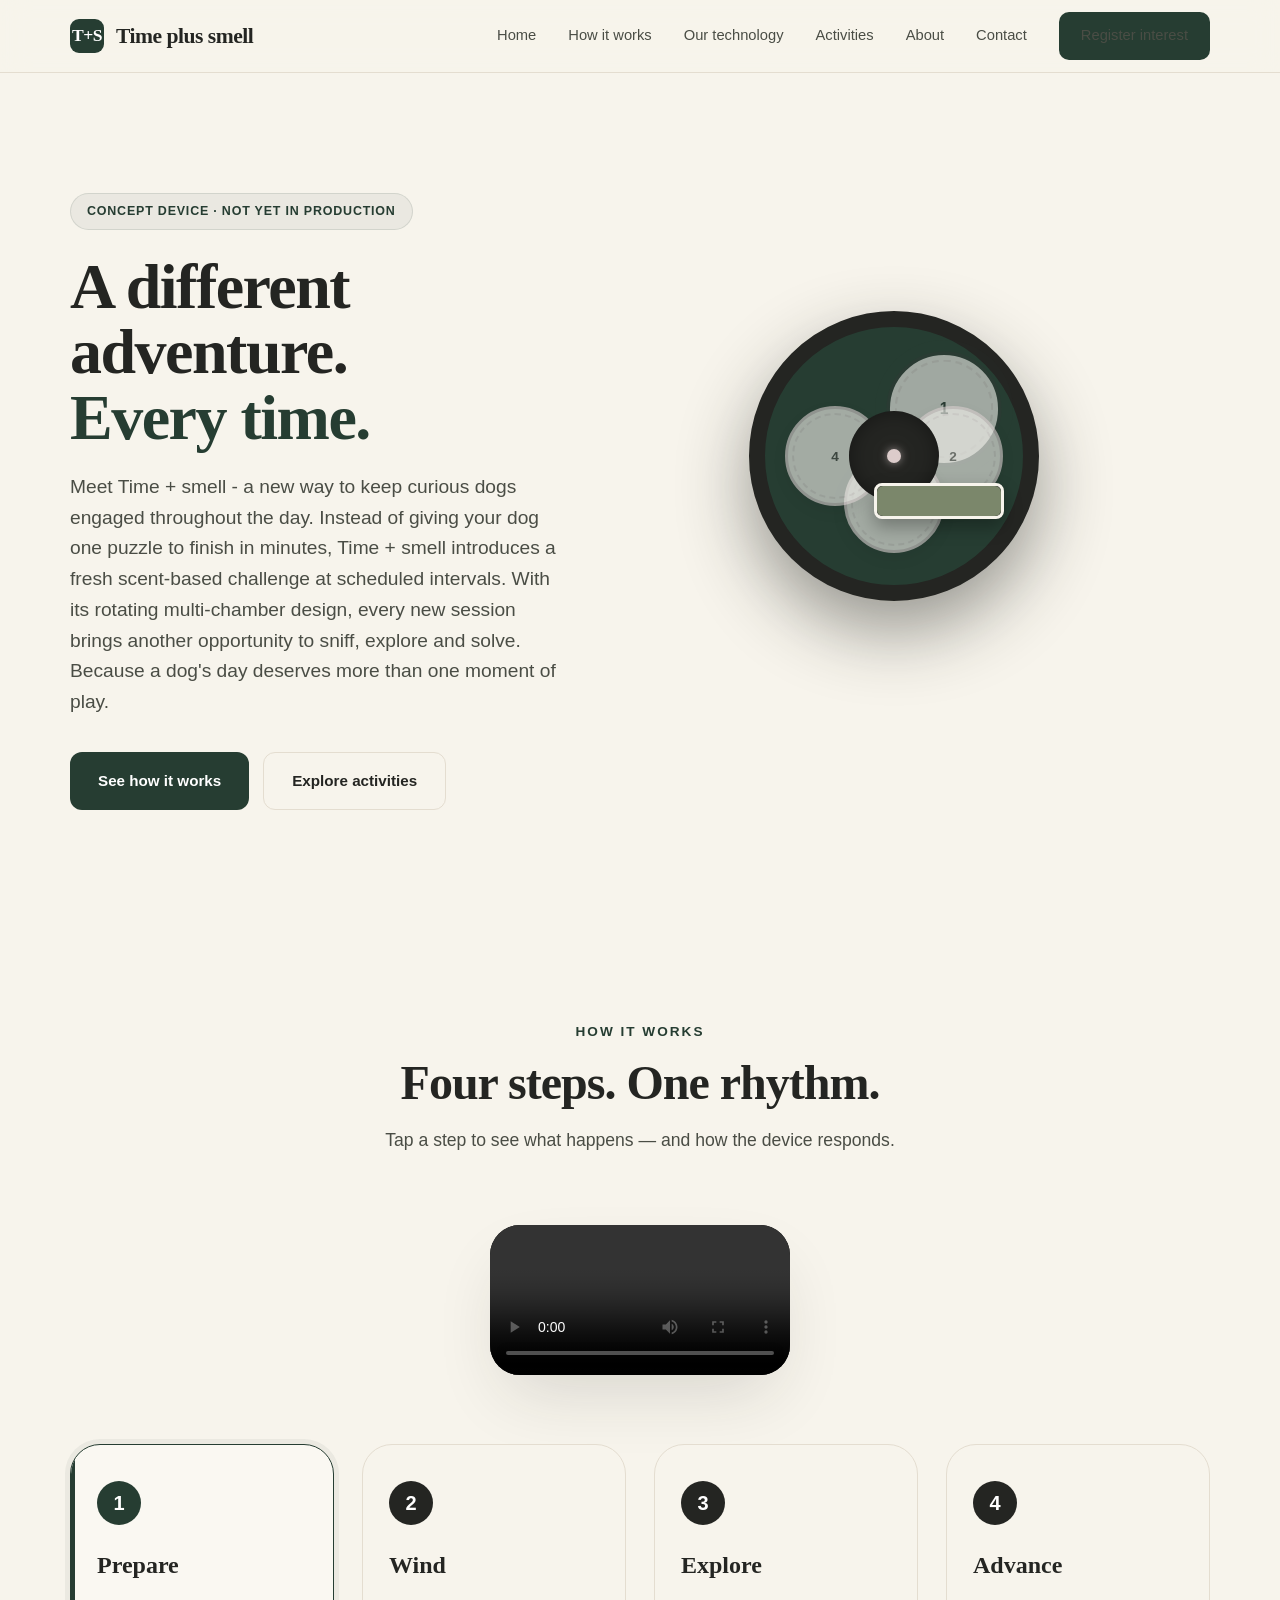
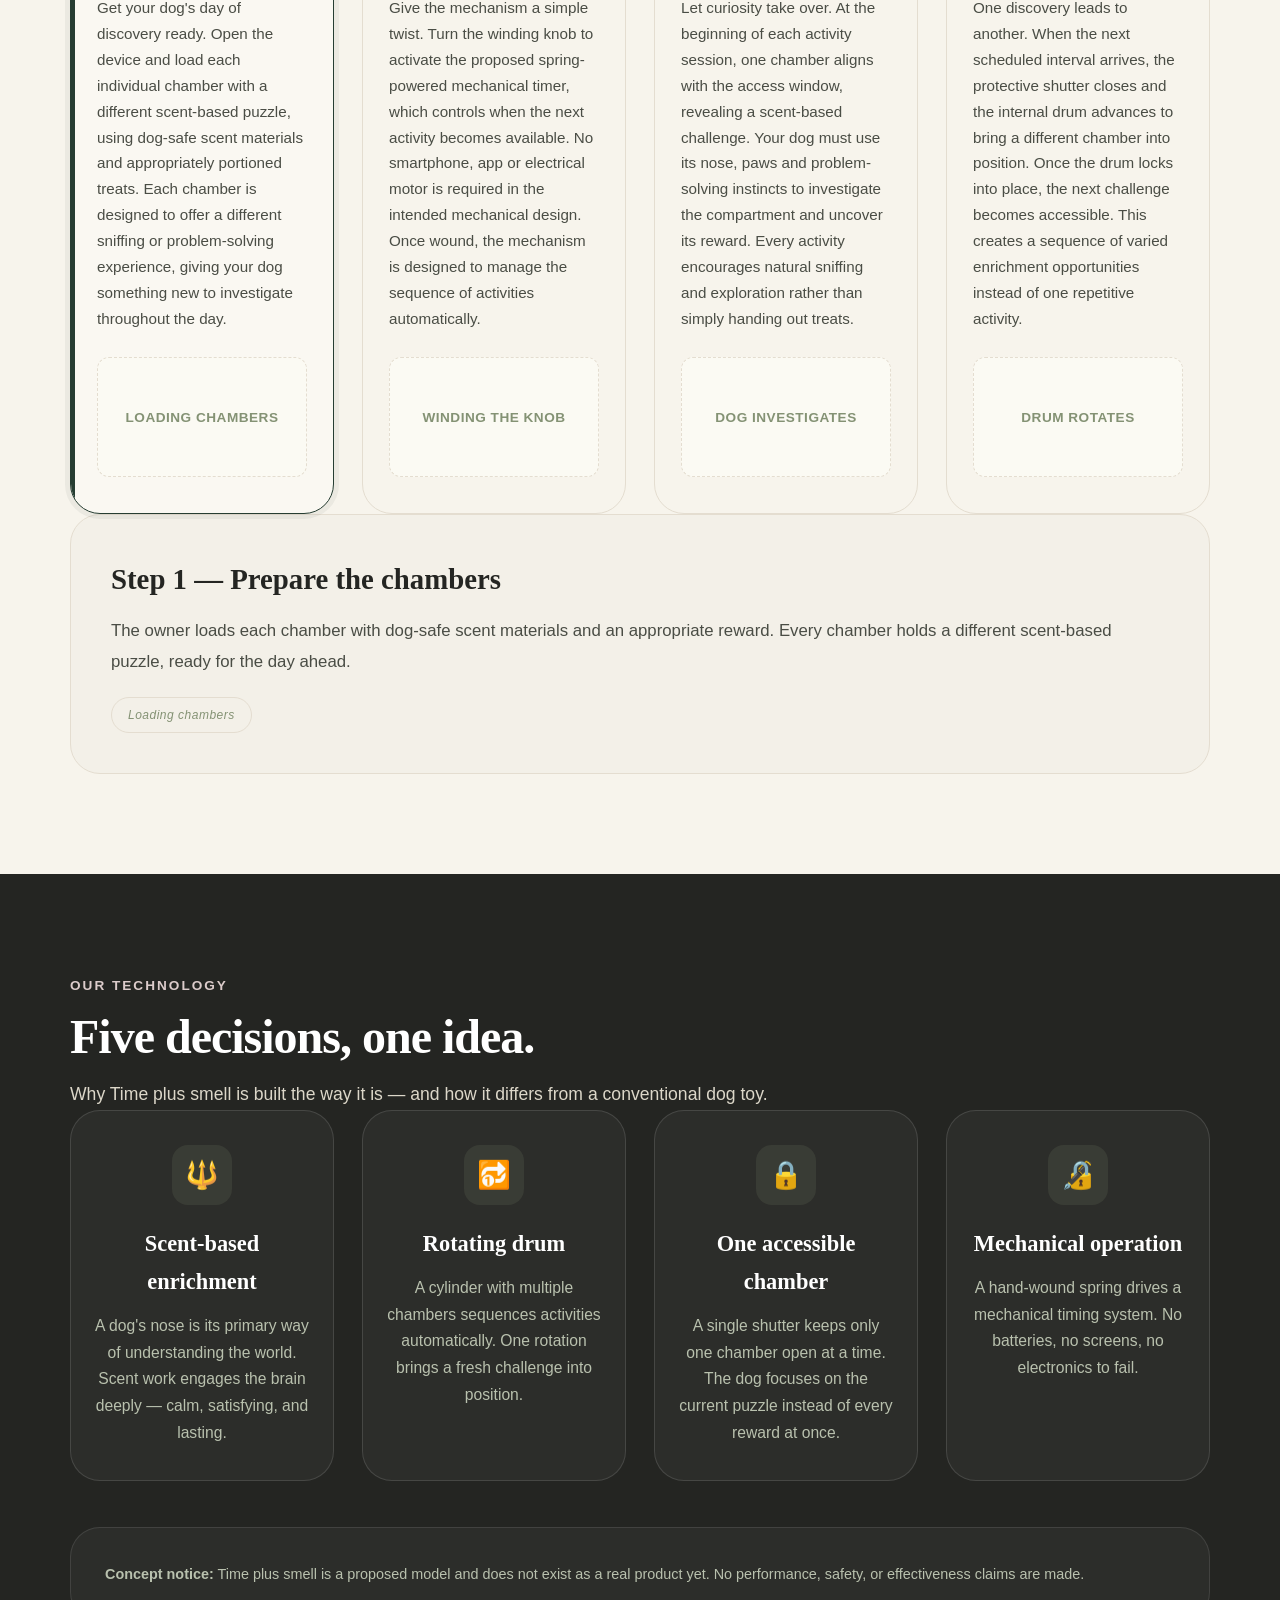
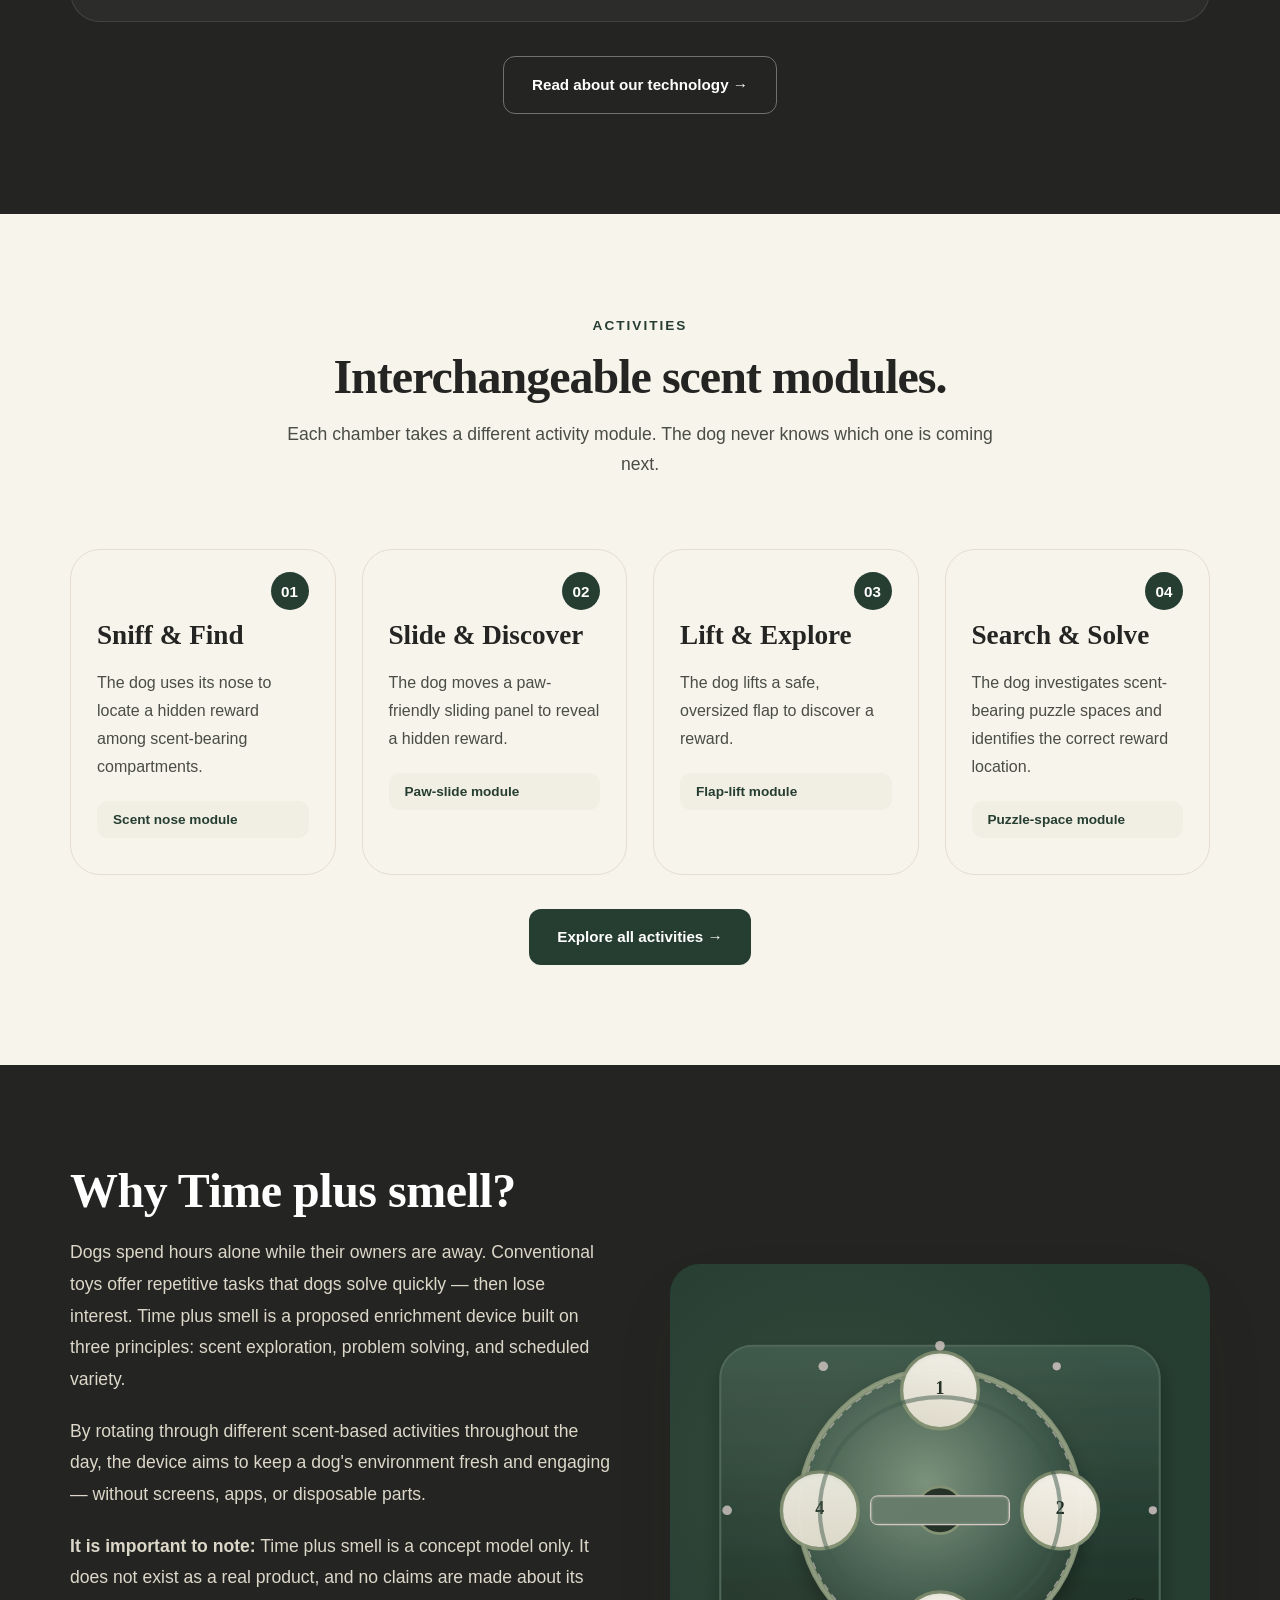
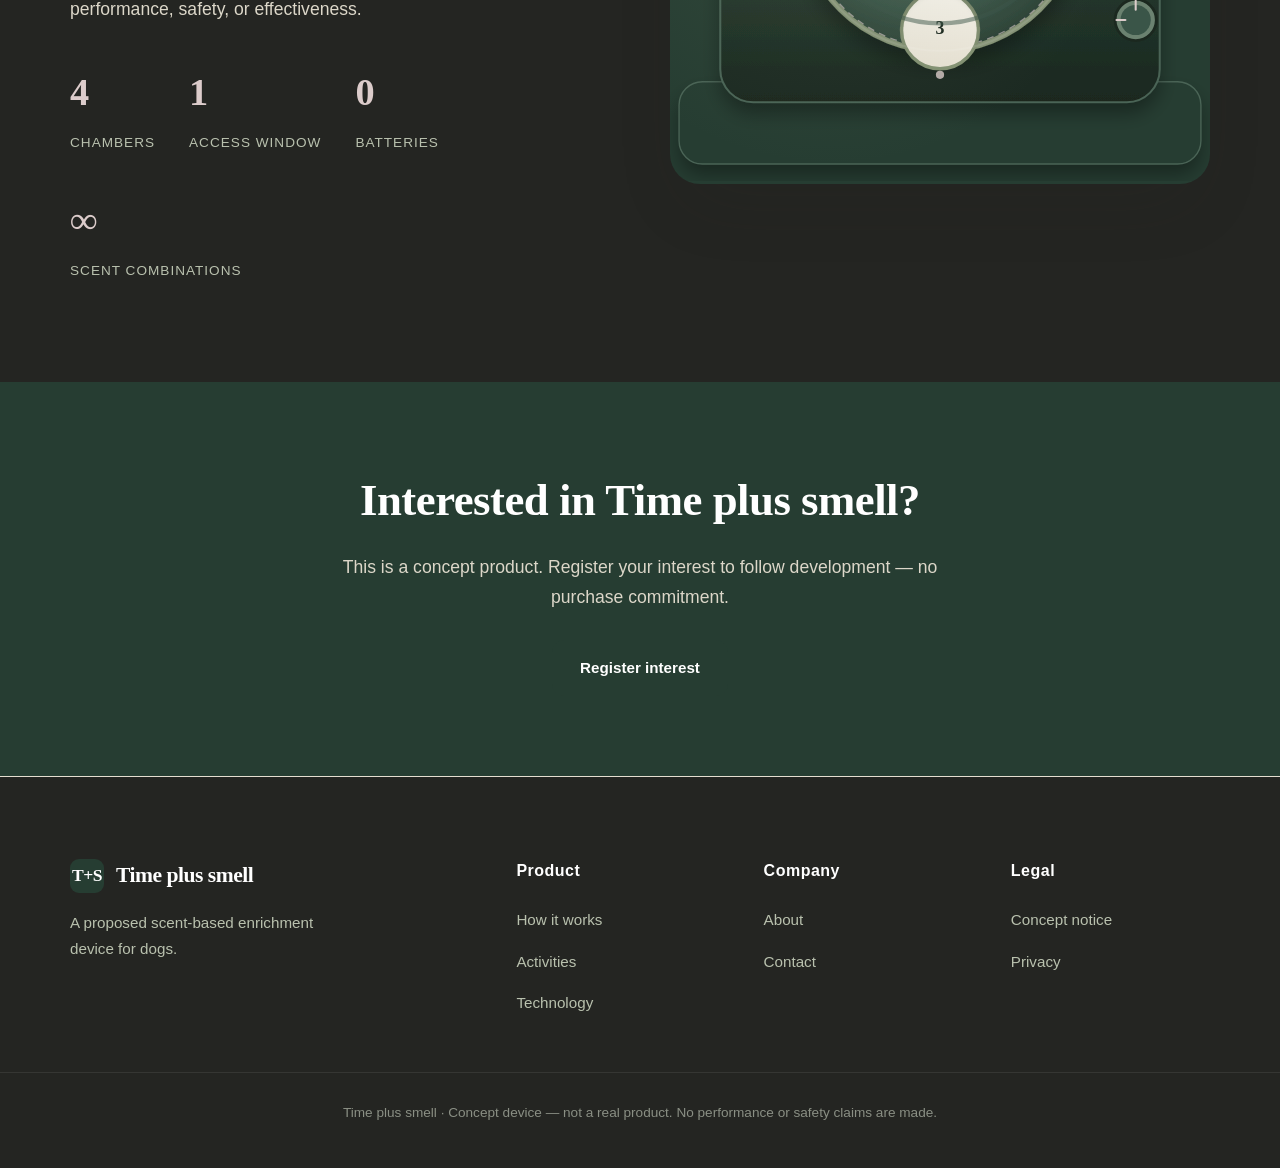
<file: index.html>
<!DOCTYPE html>
<html lang="en">
<head>
<meta charset="UTF-8">
<meta name="viewport" content="width=device-width, initial-scale=1.0">
<title>Time plus smell — A different adventure. Every time.</title>
<meta name="description" content="A scent-based rotating enrichment device for dogs. Scheduled variety, problem solving, and scent exploration — designed for dogs home alone.">
<link rel="preconnect" href="https://fonts.googleapis.com">
<link rel="stylesheet" href="css/style.css">
</head>
<body>

<header class="header">
  <div class="container">
    <a href="index.html" class="logo">
      <div class="mark">T+S</div>
      <span>Time plus smell</span>
    </a>
    <button class="mobile-toggle" aria-expanded="false" aria-label="Open menu">&#9776;</button>
    <nav class="nav">
      <a href="index.html#home">Home</a>
      <a href="index.html#how-it-works">How it works</a>
      <a href="technology.html">Our technology</a>
      <a href="activities.html">Activities</a>
      <a href="index.html#about">About</a>
      <a href="contact.html">Contact</a>
      <a href="contact.html" class="nav-cta">Register interest</a>
    </nav>
  </div>
</header>

<section id="home" class="hero">
  <div class="container">
    <div class="hero-content">
      <span class="hero-badge">Concept device &middot; Not yet in production</span>
      <h1>A different adventure.<br><span class="emph">Every time.</span></h1>
      <p>Meet Time + smell - a new way to keep curious dogs engaged throughout the day. Instead of giving your dog one puzzle to finish in minutes, Time + smell introduces a fresh scent-based challenge at scheduled intervals. With its rotating multi-chamber design, every new session brings another opportunity to sniff, explore and solve. Because a dog's day deserves more than one moment of play.</p>
      <div class="hero-actions">
        <a href="how-it-works.html" class="btn btn-primary">See how it works</a>
        <a href="activities.html" class="btn btn-outline">Explore activities</a>
      </div>
    </div>

    <div class="product-visual">
      <div class="drum-stage" data-state="1">
      <div class="drum-body">
          <div class="drum-core"></div>
          <div class="chamber c1 active">1</div>
          <div class="chamber c2">2</div>
          <div class="chamber c3">3</div>
          <div class="chamber c4">4</div>
          <div class="drive-shaft"></div>
        </div>
        <div class="shutter"><div class="shutter-slot"></div></div>
      </div>
    </div>
  </div>
</section>

<section id="how-it-works" class="section">
  <div class="container">
    <div class="section-head">
      <span class="section-kicker">How it works</span>
      <h2>Four steps. One rhythm.</h2>
      <p>Tap a step to see what happens — and how the device responds.</p>
    </div>

    <div class="demo-video" style="text-align:center; margin-top:40px;">
      <video controls preload="metadata" style="max-width:100%; height:auto; border-radius:var(--radius-lg); box-shadow:var(--shadow-lg); background:#000;">
        <source src="demo_vdo.mp4" type="video/mp4">
        Your browser does not support the video tag.
      </video>
    </div>

    <div class="steps-grid" role="tablist" aria-label="Process steps" style="margin-top:60px;">
      <div class="step-card selected" role="tab" aria-selected="true" tabindex="0">
        <div class="step-num">1</div>
        <h3>Prepare</h3>
        <p>Get your dog's day of discovery ready. Open the device and load each individual chamber with a different scent-based puzzle, using dog-safe scent materials and appropriately portioned treats. Each chamber is designed to offer a different sniffing or problem-solving experience, giving your dog something new to investigate throughout the day.</p>
        <div class="step-visual">Loading chambers</div>
      </div>
      <div class="step-card" role="tab" aria-selected="false" tabindex="0">
        <div class="step-num">2</div>
        <h3>Wind</h3>
        <p>Give the mechanism a simple twist. Turn the winding knob to activate the proposed spring-powered mechanical timer, which controls when the next activity becomes available. No smartphone, app or electrical motor is required in the intended mechanical design. Once wound, the mechanism is designed to manage the sequence of activities automatically.</p>
        <div class="step-visual">Winding the knob</div>
      </div>
      <div class="step-card" role="tab" aria-selected="false" tabindex="0">
        <div class="step-num">3</div>
        <h3>Explore</h3>
        <p>Let curiosity take over. At the beginning of each activity session, one chamber aligns with the access window, revealing a scent-based challenge. Your dog must use its nose, paws and problem-solving instincts to investigate the compartment and uncover its reward. Every activity encourages natural sniffing and exploration rather than simply handing out treats.</p>
        <div class="step-visual">Dog investigates</div>
      </div>
      <div class="step-card" role="tab" aria-selected="false" tabindex="0">
        <div class="step-num">4</div>
        <h3>Advance</h3>
        <p>One discovery leads to another. When the next scheduled interval arrives, the protective shutter closes and the internal drum advances to bring a different chamber into position. Once the drum locks into place, the next challenge becomes accessible. This creates a sequence of varied enrichment opportunities instead of one repetitive activity.</p>
        <div class="step-visual">Drum rotates</div>
      </div>
    </div>

    <div class="step-detail">
      <h4 id="step-detail-title">Step 1 — Prepare the chambers</h4>
      <p id="step-detail-text">The owner loads each chamber with dog-safe scent materials and an appropriate reward. Every chamber holds a different scent-based puzzle, ready for the day ahead.</p>
      <div class="concept-badge" id="step-detail-visual">Loading chambers</div>
    </div>
  </div>
</section>

<section class="section" style="background:var(--charcoal); color:#fff;">
  <div class="container">
    <div class="section-head" style="color:#fff; text-align:left; max-width:none; margin-bottom:0;">
      <span class="section-kicker" style="color:var(--beige);">Our technology</span>
      <h2 style="color:#fff;">Five decisions, one idea.</h2>
      <p style="color:#dcd7c9;">Why Time plus smell is built the way it is — and how it differs from a conventional dog toy.</p>
    </div>
    <div class="tech-grid">
      <div class="tech-card" style="background:rgba(255,255,255,0.04); border-color:rgba(255,255,255,0.12);">
        <div class="tech-icon" style="background:rgba(132,146,116,0.15); color:var(--beige);">&#128305;</div>
        <h3 style="color:#fff;">Scent-based enrichment</h3>
        <p style="color:#b9c1ae;">A dog's nose is its primary way of understanding the world. Scent work engages the brain deeply — calm, satisfying, and lasting.</p>
      </div>
      <div class="tech-card" style="background:rgba(255,255,255,0.04); border-color:rgba(255,255,255,0.12);">
        <div class="tech-icon" style="background:rgba(132,146,116,0.15); color:var(--beige);">&#x1F502;</div>
        <h3 style="color:#fff;">Rotating drum</h3>
        <p style="color:#b9c1ae;">A cylinder with multiple chambers sequences activities automatically. One rotation brings a fresh challenge into position.</p>
      </div>
      <div class="tech-card" style="background:rgba(255,255,255,0.04); border-color:rgba(255,255,255,0.12);">
        <div class="tech-icon" style="background:rgba(132,146,116,0.15); color:var(--beige);">&#128274;</div>
        <h3 style="color:#fff;">One accessible chamber</h3>
        <p style="color:#b9c1ae;">A single shutter keeps only one chamber open at a time. The dog focuses on the current puzzle instead of every reward at once.</p>
      </div>
      <div class="tech-card" style="background:rgba(255,255,255,0.04); border-color:rgba(255,255,255,0.12);">
        <div class="tech-icon" style="background:rgba(132,146,116,0.15); color:var(--beige);">&#128271;</div>
        <h3 style="color:#fff;">Mechanical operation</h3>
        <p style="color:#b9c1ae;">A hand-wound spring drives a mechanical timing system. No batteries, no screens, no electronics to fail.</p>
      </div>
      <!-- <div class="tech-card" style="background:rgba(255,255,255,0.04); border-color:rgba(255,255,255,0.12);">
        <div class="tech-icon" style="background:rgba(132,146,116,0.15); color:var(--beige);">&#128204;</div>
        <h3 style="color:#fff;">Interchangeable modules</h3>
        <p style="color:#b9c1ae;">Chambers take swap-in scent modules. New modules keep the experience novel as the dog learns the old ones.</p>
      </div> -->
    </div>
    <div style="margin-top:46px; background:rgba(255,255,255,0.04); border:1px solid rgba(255,255,255,0.1); border-radius:var(--radius-lg); padding:34px;">
      <p style="font-size:0.9rem; color:#b9c1ae;"><strong>Concept notice:</strong> Time plus smell is a proposed model and does not exist as a real product yet. No performance, safety, or effectiveness claims are made.</p>
    </div>
    <div style="text-align:center; margin-top:34px;">
      <a href="technology.html" class="btn btn-outline" style="border-color:rgba(255,255,255,0.35); color:#fff;">Read about our technology &#8594;</a>
    </div>
  </div>
</section>

<section id="activities" class="section">
  <div class="container">
    <div class="section-head">
      <span class="section-kicker">Activities</span>
      <h2>Interchangeable scent modules.</h2>
      <p>Each chamber takes a different activity module. The dog never knows which one is coming next.</p>
    </div>
    <div class="activities-grid">
      <div class="activity-card">
        <div class="act-badge">01</div>
        <h3>Sniff &amp; Find</h3>
        <p>The dog uses its nose to locate a hidden reward among scent-bearing compartments.</p>
        <div class="act-module">Scent nose module</div>
      </div>
      <div class="activity-card">
        <div class="act-badge">02</div>
        <h3>Slide &amp; Discover</h3>
        <p>The dog moves a paw-friendly sliding panel to reveal a hidden reward.</p>
        <div class="act-module">Paw-slide module</div>
      </div>
      <div class="activity-card">
        <div class="act-badge">03</div>
        <h3>Lift &amp; Explore</h3>
        <p>The dog lifts a safe, oversized flap to discover a reward.</p>
        <div class="act-module">Flap-lift module</div>
      </div>
      <div class="activity-card">
        <div class="act-badge">04</div>
        <h3>Search &amp; Solve</h3>
        <p>The dog investigates scent-bearing puzzle spaces and identifies the correct reward location.</p>
        <div class="act-module">Puzzle-space module</div>
      </div>
    </div>
    <div style="text-align:center; margin-top:34px;">
      <a href="activities.html" class="btn btn-primary">Explore all activities &#8594;</a>
    </div>
  </div>
</section>

<section id="about" class="section about">
  <div class="container">
    <div>
      <h2>Why Time plus smell?</h2>
      <p>Dogs spend hours alone while their owners are away. Conventional toys offer repetitive tasks that dogs solve quickly — then lose interest. Time plus smell is a proposed enrichment device built on three principles: scent exploration, problem solving, and scheduled variety.</p>
      <p>By rotating through different scent-based activities throughout the day, the device aims to keep a dog's environment fresh and engaging — without screens, apps, or disposable parts.</p>
      <p><strong>It is important to note:</strong> Time plus smell is a concept model only. It does not exist as a real product, and no claims are made about its performance, safety, or effectiveness.</p>
      <div class="about-stats">
        <div class="stat"><b>4</b><span>Chambers</span></div>
        <div class="stat"><b>1</b><span>Access window</span></div>
        <div class="stat"><b>0</b><span>Batteries</span></div>
        <div class="stat"><b>∞</b><span>Scent combinations</span></div>
      </div>
    </div>
    <div class="about-img" aria-label="Time plus smell rotating enrichment drum product image">
      <img src="assets/product.svg" alt="Time plus smell rotating enrichment drum with four scent chambers">
    </div>
  </div>
</section>

<section class="cta-strip">
  <div class="container">
    <h2>Interested in Time plus smell?</h2>
    <p>This is a concept product. Register your interest to follow development — no purchase commitment.</p>
    <a href="contact.html" class="btn btn-primary">Register interest</a>
  </div>
</section>

<footer class="footer">
  <div class="container">
    <div class="footer-brand">
      <div class="logo" style="color:#fff;">
        <div class="mark" style="background:var(--forest); color:#fff;">T+S</div>
        <span>Time plus smell</span>
      </div>
      <p>A proposed scent-based enrichment device for dogs.</p>
    </div>
    <div class="footer-col">
      <h4>Product</h4>
      <ul>
        <li><a href="how-it-works.html">How it works</a></li>
        <li><a href="activities.html">Activities</a></li>
        <li><a href="technology.html">Technology</a></li>
      </ul>
    </div>
    <div class="footer-col">
      <h4>Company</h4>
      <ul>
        <li><a href="index.html#about">About</a></li>
        <li><a href="contact.html">Contact</a></li>
      </ul>
    </div>
    <div class="footer-col">
      <h4>Legal</h4>
      <ul>
        <li><a href="#">Concept notice</a></li>
        <li><a href="privacy.html">Privacy</a></li>
      </ul>
    </div>
  </div>
  <div class="footer-bottom">
    Time plus smell &middot; Concept device — not a real product. No performance or safety claims are made.
  </div>
</footer>

<script src="js/main.js"></script>
</body>
</html>
</file>
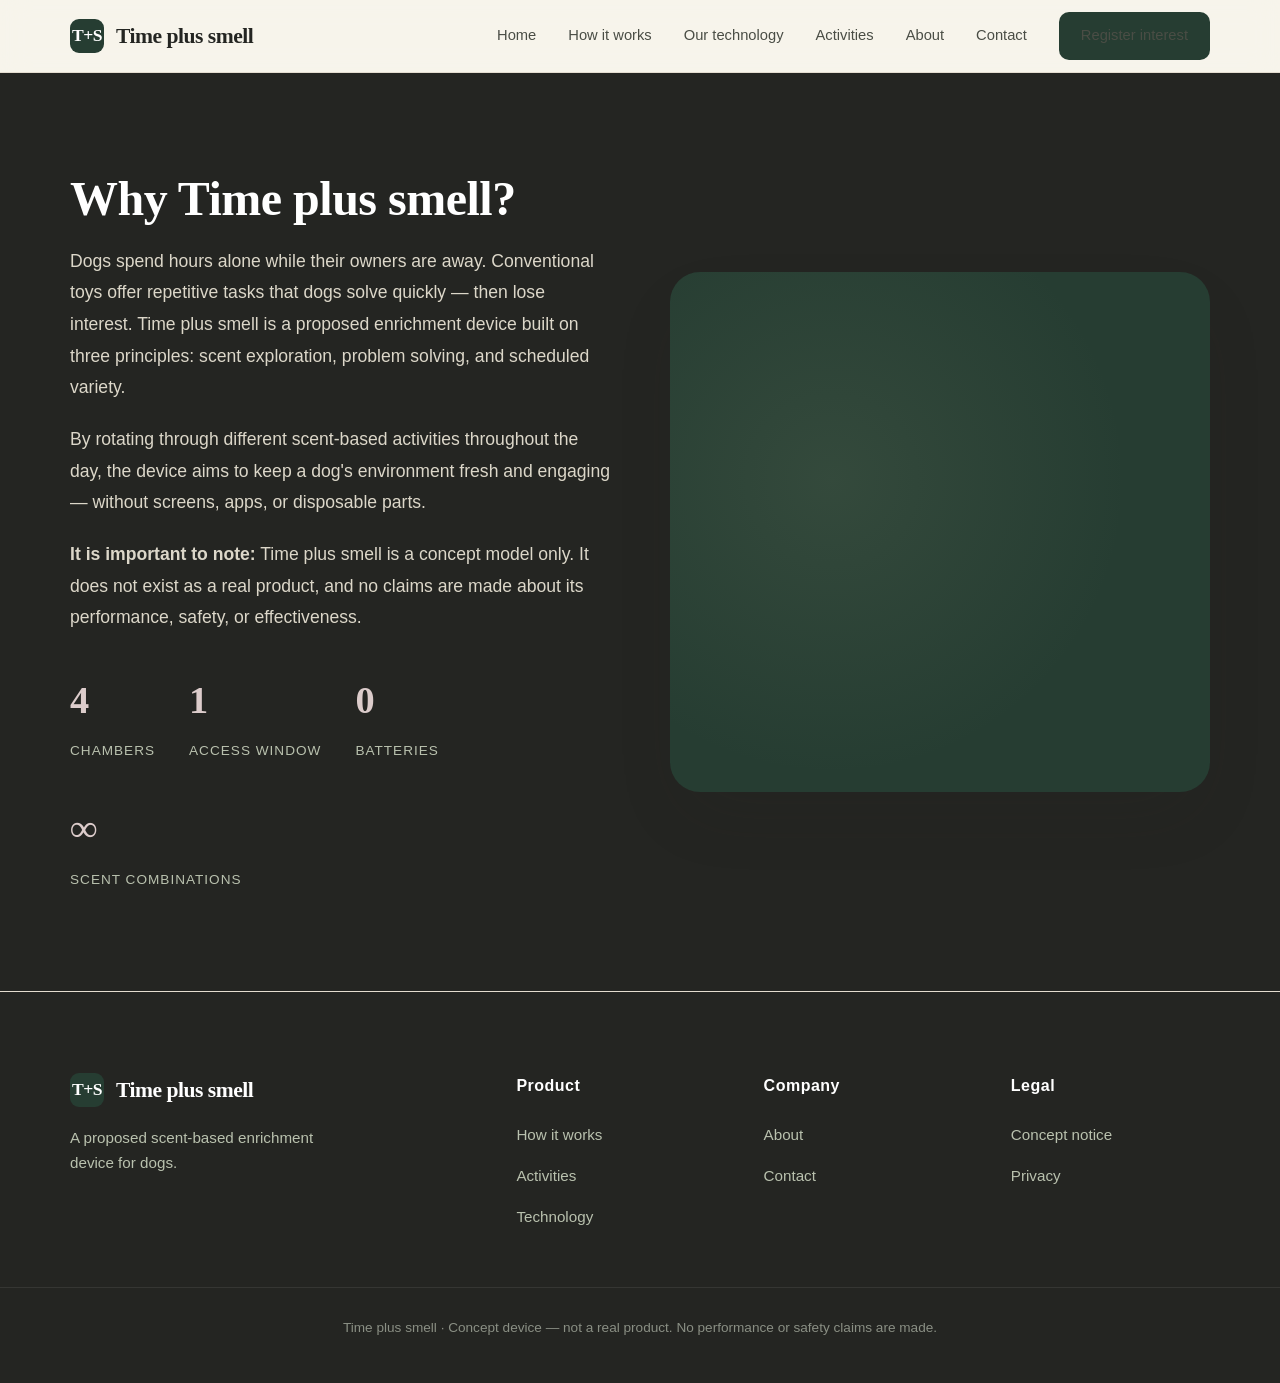
<file: about.html>
<!DOCTYPE html>
<html lang="en">
<head>
<meta charset="UTF-8">
<meta name="viewport" content="width=device-width, initial-scale=1.0">
<title>About — Time plus smell</title>
<meta name="description" content="The story behind Time plus smell, a proposed scent-based rotating enrichment device for dogs.">
<link rel="preconnect" href="https://fonts.googleapis.com">
<link rel="stylesheet" href="css/style.css">
</head>
<body>

<header class="header">
  <div class="container">
    <a href="index.html" class="logo">
      <div class="mark">T+S</div>
      <span>Time plus smell</span>
    </a>
    <button class="mobile-toggle" aria-expanded="false" aria-label="Open menu">&#9776;</button>
    <nav class="nav">
      <a href="index.html">Home</a>
      <a href="how-it-works.html">How it works</a>
      <a href="technology.html">Our technology</a>
      <a href="activities.html">Activities</a>
      <a href="about.html" aria-current="page">About</a>
      <a href="contact.html">Contact</a>
      <a href="contact.html" class="nav-cta">Register interest</a>
    </nav>
  </div>
</header>

<section class="section about">
  <div class="container">
    <div>
      <h2>Why Time plus smell?</h2>
      <p>Dogs spend hours alone while their owners are away. Conventional toys offer repetitive tasks that dogs solve quickly — then lose interest. Time plus smell is a proposed enrichment device built on three principles: scent exploration, problem solving, and scheduled variety.</p>
      <p>By rotating through different scent-based activities throughout the day, the device aims to keep a dog's environment fresh and engaging — without screens, apps, or disposable parts.</p>
      <p><strong>It is important to note:</strong> Time plus smell is a concept model only. It does not exist as a real product, and no claims are made about its performance, safety, or effectiveness.</p>
      <div class="about-stats">
        <div class="stat"><b>4</b><span>Chambers</span></div>
        <div class="stat"><b>1</b><span>Access window</span></div>
        <div class="stat"><b>0</b><span>Batteries</span></div>
        <div class="stat"><b>∞</b><span>Scent combinations</span></div>
      </div>
    </div>
    <div class="about-img" aria-hidden="true"></div>
  </div>
</section>

<footer class="footer">
  <div class="container">
    <div class="footer-brand">
      <div class="logo" style="color:#fff;">
        <div class="mark" style="background:var(--forest); color:#fff;">T+S</div>
        <span>Time plus smell</span>
      </div>
      <p>A proposed scent-based enrichment device for dogs.</p>
    </div>
    <div class="footer-col">
      <h4>Product</h4>
      <ul>
        <li><a href="how-it-works.html">How it works</a></li>
        <li><a href="activities.html">Activities</a></li>
        <li><a href="technology.html">Technology</a></li>
      </ul>
    </div>
    <div class="footer-col">
      <h4>Company</h4>
      <ul>
        <li><a href="index.html#about" aria-current="page">About</a></li>
        <li><a href="contact.html">Contact</a></li>
      </ul>
    </div>
    <div class="footer-col">
      <h4>Legal</h4>
      <ul>
        <li><a href="#">Concept notice</a></li>
        <li><a href="privacy.html">Privacy</a></li>
      </ul>
    </div>
  </div>
  <div class="footer-bottom">
    Time plus smell &middot; Concept device — not a real product. No performance or safety claims are made.
  </div>
</footer>

<script src="js/main.js"></script>
</body>
</html>
</file>
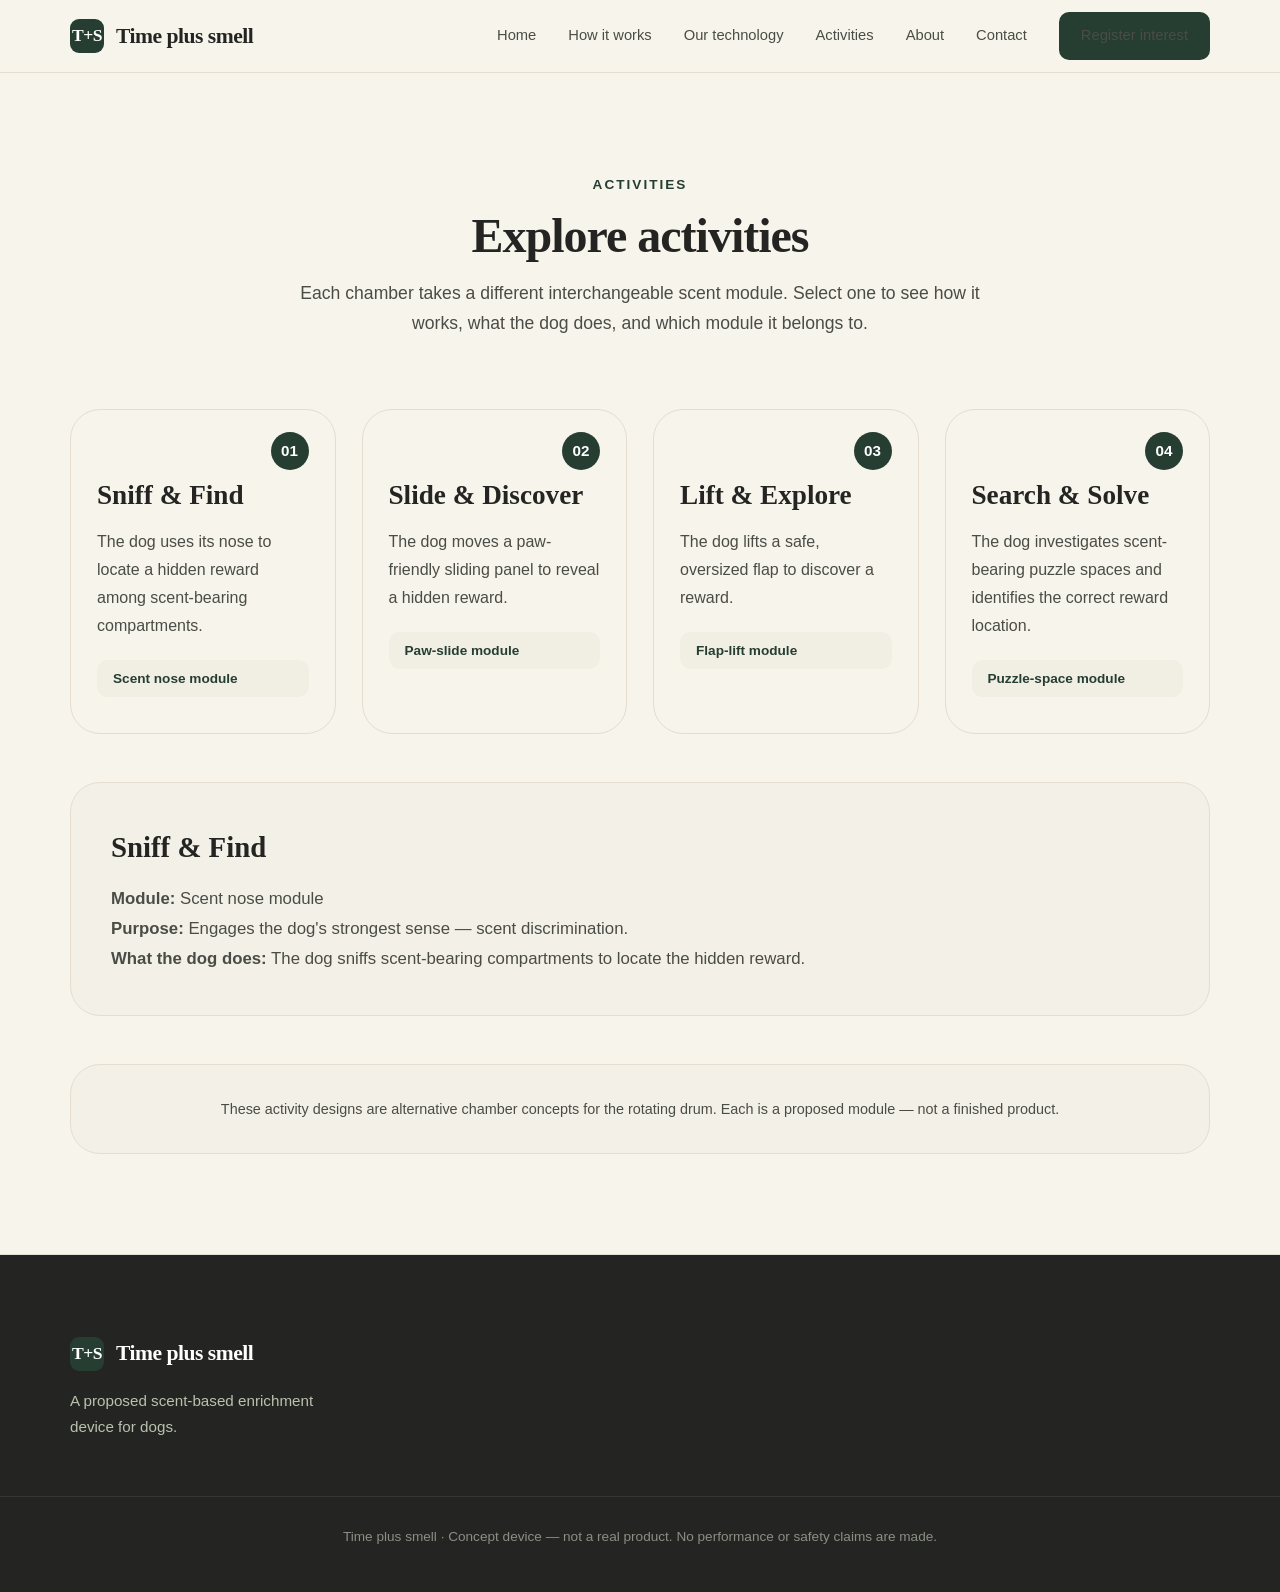
<file: activities.html>
<!DOCTYPE html>
<html lang="en">
<head>
<meta charset="UTF-8">
<meta name="viewport" content="width=device-width, initial-scale=1.0">
<title>Activities — Time plus smell</title>
<meta name="description" content="Explore the interchangeable scent modules: Sniff & Find, Slide & Discover, Lift & Explore, Search & Solve.">
<link rel="preconnect" href="https://fonts.googleapis.com">
<link rel="stylesheet" href="css/style.css">
</head>
<body>

<header class="header">
  <div class="container">
    <a href="index.html" class="logo">
      <div class="mark">T+S</div>
      <span>Time plus smell</span>
    </a>
    <button class="mobile-toggle" aria-expanded="false" aria-label="Open menu">&#9776;</button>
    <nav class="nav">
      <a href="index.html">Home</a>
      <a href="how-it-works.html">How it works</a>
      <a href="technology.html">Our technology</a>
      <a href="activities.html" aria-current="page">Activities</a>
      <a href="index.html#about">About</a>
      <a href="contact.html">Contact</a>
      <a href="contact.html" class="nav-cta">Register interest</a>
    </nav>
  </div>
</header>

<section class="section">
  <div class="container">
    <div class="section-head" style="max-width:720px;">
      <span class="section-kicker">Activities</span>
      <h2>Explore activities</h2>
      <p>Each chamber takes a different interchangeable scent module. Select one to see how it works, what the dog does, and which module it belongs to.</p>
    </div>

    <div class="activities-grid" role="tablist" aria-label="Activity modules">
      <div class="activity-card" role="tab" aria-selected="true" tabindex="0" data-activity="sniff">
        <div class="act-badge">01</div>
        <h3>Sniff &amp; Find</h3>
        <p>The dog uses its nose to locate a hidden reward among scent-bearing compartments.</p>
        <div class="act-module">Scent nose module</div>
      </div>
      <div class="activity-card" role="tab" aria-selected="false" tabindex="0" data-activity="slide">
        <div class="act-badge">02</div>
        <h3>Slide &amp; Discover</h3>
        <p>The dog moves a paw-friendly sliding panel to reveal a hidden reward.</p>
        <div class="act-module">Paw-slide module</div>
      </div>
      <div class="activity-card" role="tab" aria-selected="false" tabindex="0" data-activity="lift">
        <div class="act-badge">03</div>
        <h3>Lift &amp; Explore</h3>
        <p>The dog lifts a safe, oversized flap to discover a reward.</p>
        <div class="act-module">Flap-lift module</div>
      </div>
      <div class="activity-card" role="tab" aria-selected="false" tabindex="0" data-activity="search">
        <div class="act-badge">04</div>
        <h3>Search &amp; Solve</h3>
        <p>The dog investigates scent-bearing puzzle spaces and identifies the correct reward location.</p>
        <div class="act-module">Puzzle-space module</div>
      </div>
    </div>

    <div class="step-detail" style="margin-top:48px;">
      <h4 id="activity-title">Sniff &amp; Find</h4>
      <p><strong>Module:</strong> <span id="activity-module">Scent nose module</span></p>
      <p><strong>Purpose:</strong> <span id="activity-purpose">Engages the dog's strongest sense — scent discrimination.</span></p>
      <p><strong>What the dog does:</strong> <span id="activity-dog">The dog sniffs scent-bearing compartments to locate the hidden reward.</span></p>
    </div>

    <div style="margin-top:48px; background:var(--shell); border:1px solid var(--border); border-radius:var(--radius-lg); padding:32px; text-align:center;">
      <p style="font-size:0.9rem; color:var(--ink-soft);">These activity designs are alternative chamber concepts for the rotating drum. Each is a proposed module — not a finished product.</p>
    </div>
  </div>
</section>

<footer class="footer">
  <div class="container">
    <div class="footer-brand">
      <div class="logo" style="color:#fff;">
        <div class="mark" style="background:var(--forest); color:#fff;">T+S</div>
        <span>Time plus smell</span>
      </div>
      <p>A proposed scent-based enrichment device for dogs.</p>
    </div>
  </div>
  <div class="footer-bottom">
    Time plus smell &middot; Concept device — not a real product. No performance or safety claims are made.
  </div>
</footer>

<script src="js/main.js"></script>
</body>
</html>
</file>
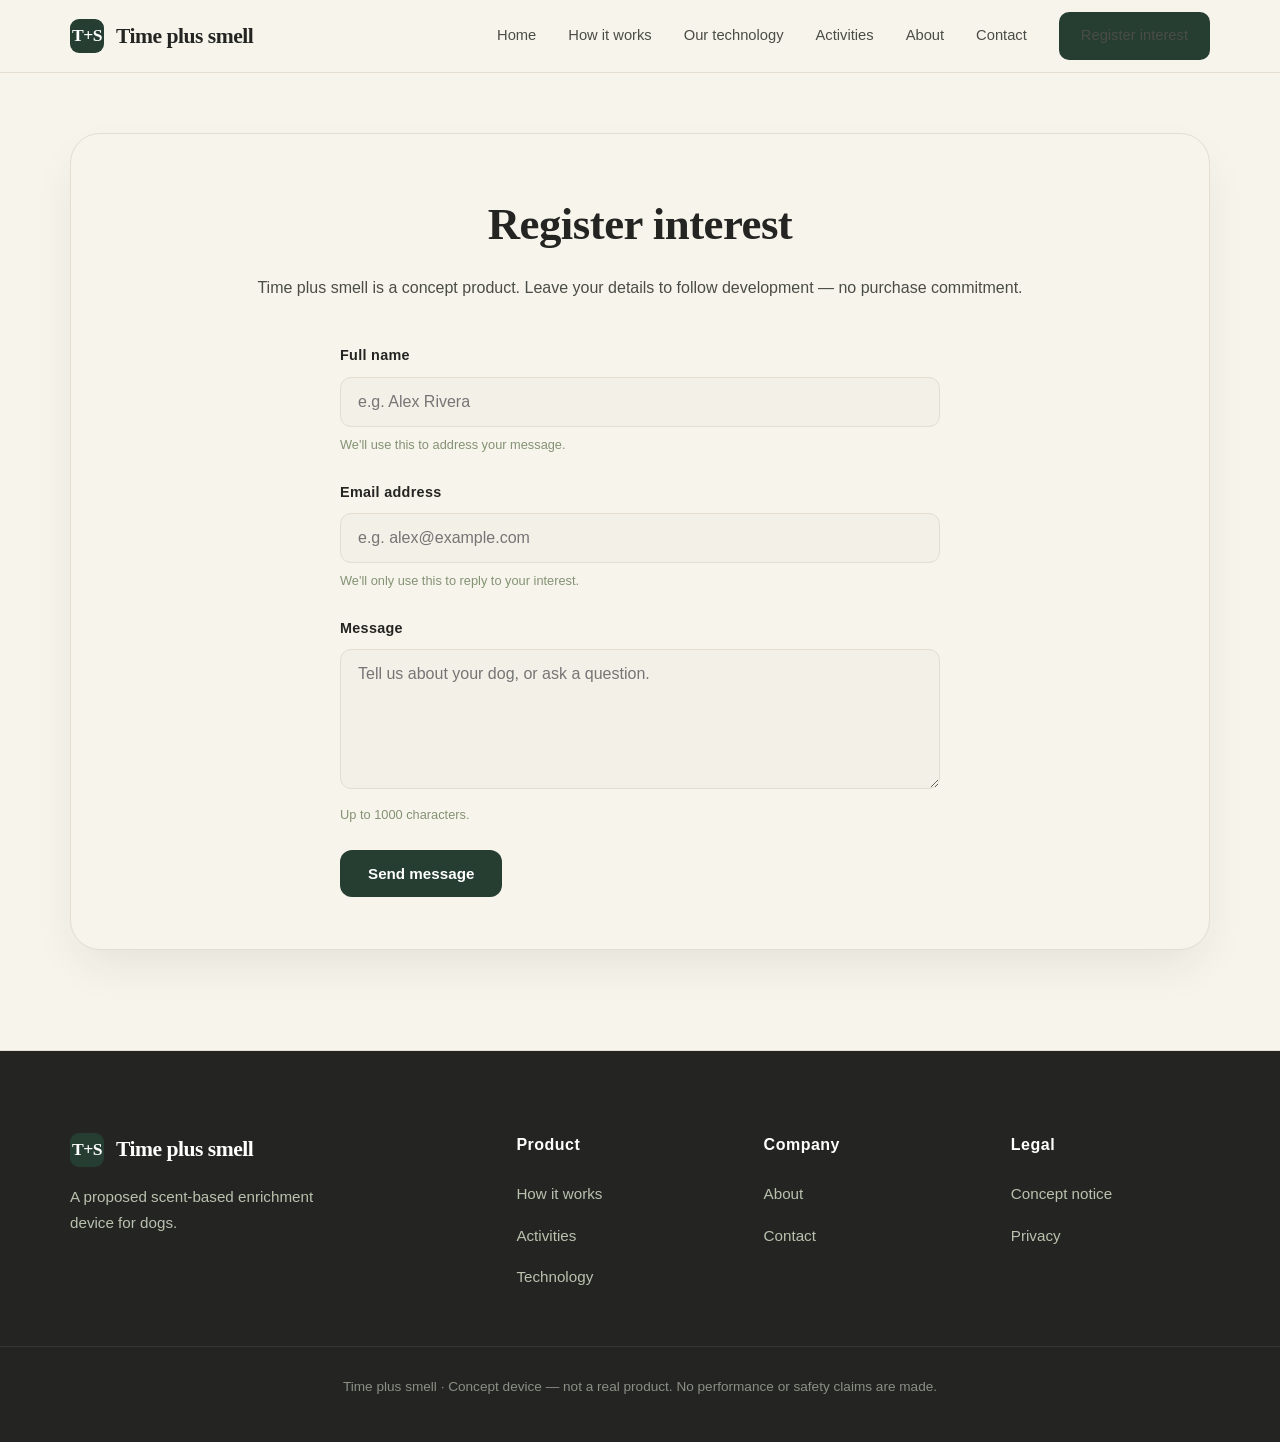
<file: contact.html>
<!DOCTYPE html>
<html lang="en">
<head>
<meta charset="UTF-8">
<meta name="viewport" content="width=device-width, initial-scale=1.0">
<title>Contact — Time plus smell</title>
<meta name="description" content="Register your interest in Time plus smell, a proposed scent-based rotating enrichment device for dogs.">
<link rel="preconnect" href="https://fonts.googleapis.com">
<link rel="stylesheet" href="css/style.css">
</head>
<body>

<header class="header">
  <div class="container">
    <a href="index.html" class="logo">
      <div class="mark">T+S</div>
      <span>Time plus smell</span>
    </a>
    <button class="mobile-toggle" aria-expanded="false" aria-label="Open menu">&#9776;</button>
    <nav class="nav">
      <a href="index.html">Home</a>
      <a href="how-it-works.html">How it works</a>
      <a href="technology.html">Our technology</a>
      <a href="activities.html">Activities</a>
      <a href="index.html#about">About</a>
      <a href="contact.html" aria-current="page">Contact</a>
      <a href="contact.html" class="nav-cta">Register interest</a>
    </nav>
  </div>
</header>

<section class="section" style="padding:60px 0 100px;">
  <div class="container">
    <div class="contact-wrap">
      <div class="contact-head">
        <h2>Register interest</h2>
        <p>Time plus smell is a concept product. Leave your details to follow development — no purchase commitment.</p>
      </div>
      <form id="contact-form" class="contact-form" novalidate>
        <div class="form-group">
          <label for="name">Full name</label>
          <input type="text" id="name" name="name" required placeholder="e.g. Alex Rivera" maxlength="100">
          <p class="form-note">We'll use this to address your message.</p>
        </div>
        <div class="form-group">
          <label for="email">Email address</label>
          <input type="email" id="email" name="email" required placeholder="e.g. alex@example.com" maxlength="200">
          <p class="form-note">We'll only use this to reply to your interest.</p>
        </div>
        <div class="form-group">
          <label for="message">Message</label>
          <textarea id="message" name="message" required placeholder="Tell us about your dog, or ask a question." maxlength="1000"></textarea>
          <p class="form-note">Up to 1000 characters.</p>
        </div>
        <button type="submit" class="btn btn-primary" style="width:auto;">Send message</button>
        <div id="form-message" class="form-msg"></div>
      </form>
    </div>
  </div>
</section>

<footer class="footer">
  <div class="container">
    <div class="footer-brand">
      <div class="logo" style="color:#fff;">
        <div class="mark" style="background:var(--forest); color:#fff;">T+S</div>
        <span>Time plus smell</span>
      </div>
      <p>A proposed scent-based enrichment device for dogs.</p>
    </div>
    <div class="footer-col">
      <h4>Product</h4>
      <ul>
        <li><a href="how-it-works.html">How it works</a></li>
        <li><a href="activities.html">Activities</a></li>
        <li><a href="technology.html">Technology</a></li>
      </ul>
    </div>
    <div class="footer-col">
      <h4>Company</h4>
      <ul>
        <li><a href="index.html#about">About</a></li>
        <li><a href="contact.html">Contact</a></li>
      </ul>
    </div>
    <div class="footer-col">
      <h4>Legal</h4>
      <ul>
        <li><a href="#">Concept notice</a></li>
        <li><a href="privacy.html">Privacy</a></li>
      </ul>
    </div>
  </div>
  <div class="footer-bottom">
    Time plus smell &middot; Concept device — not a real product. No performance or safety claims are made.
  </div>
</footer>

<script src="js/main.js"></script>
</body>
</html>
</file>
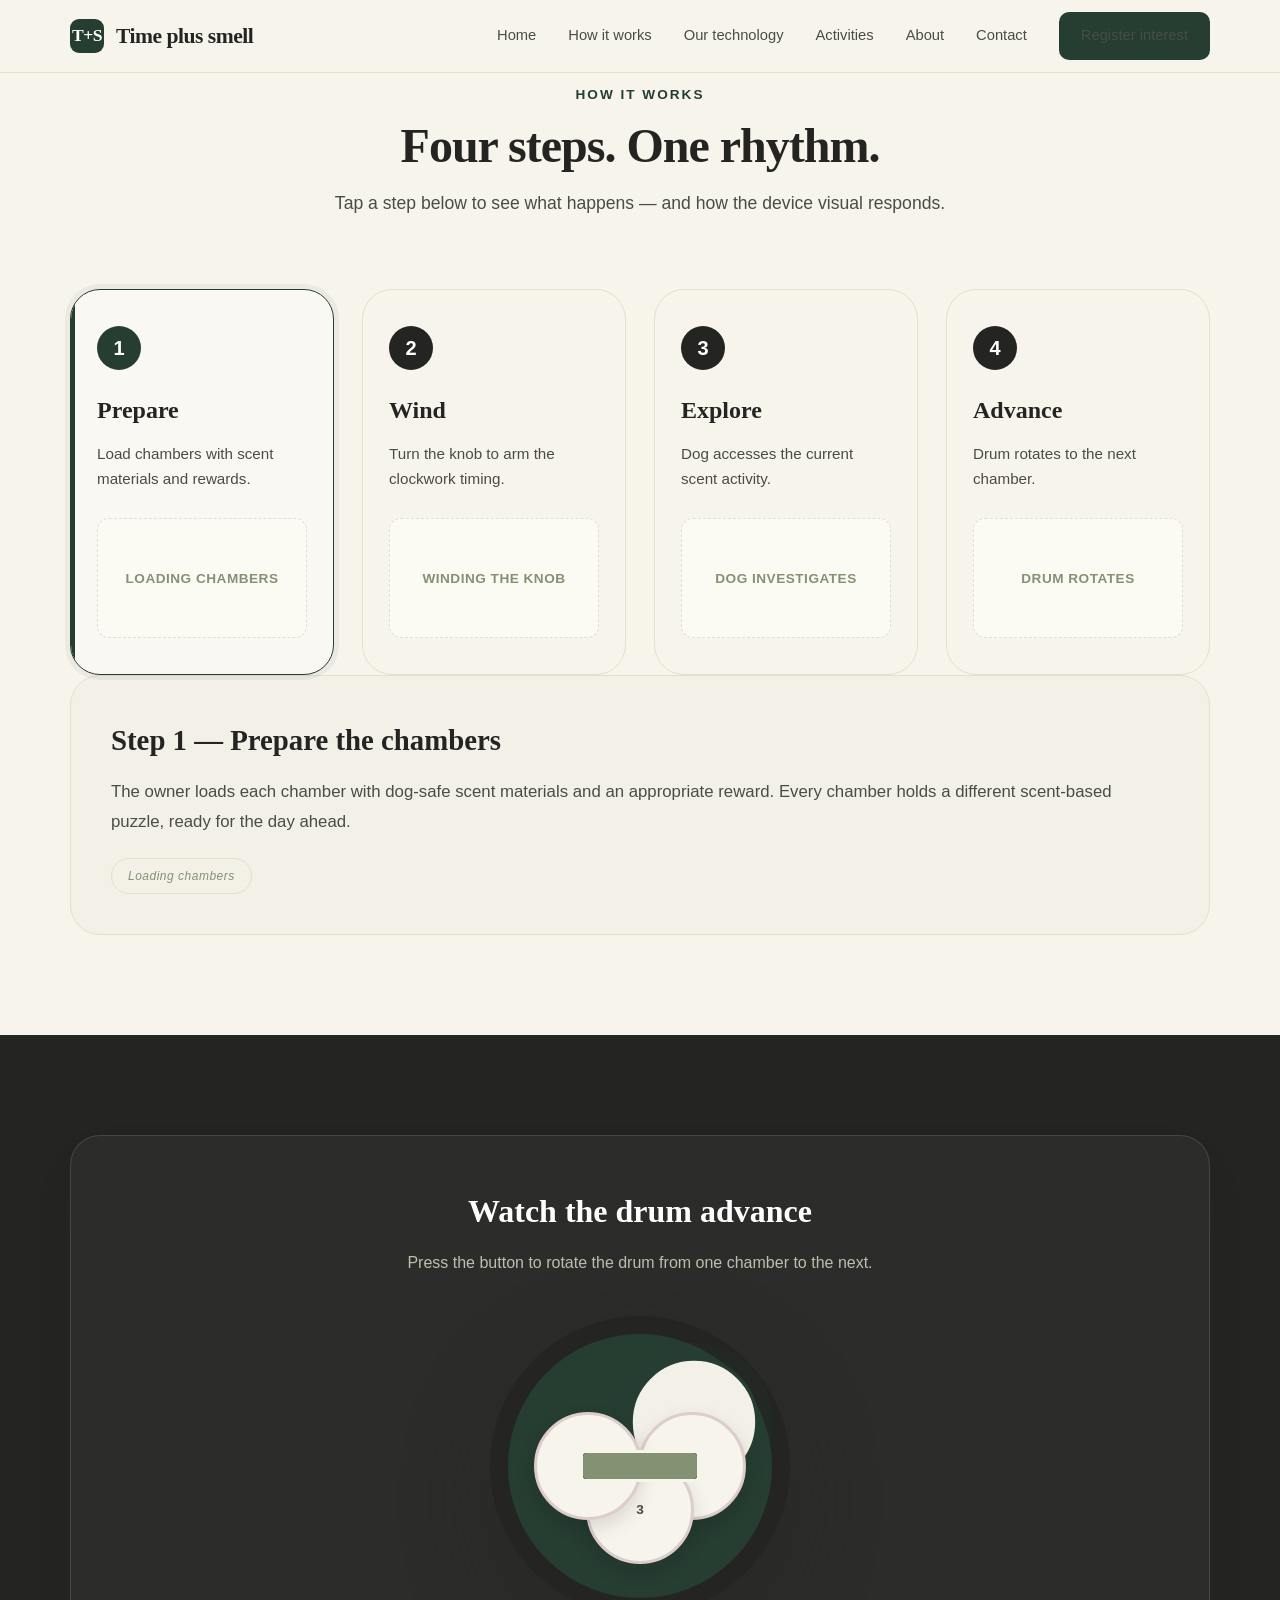
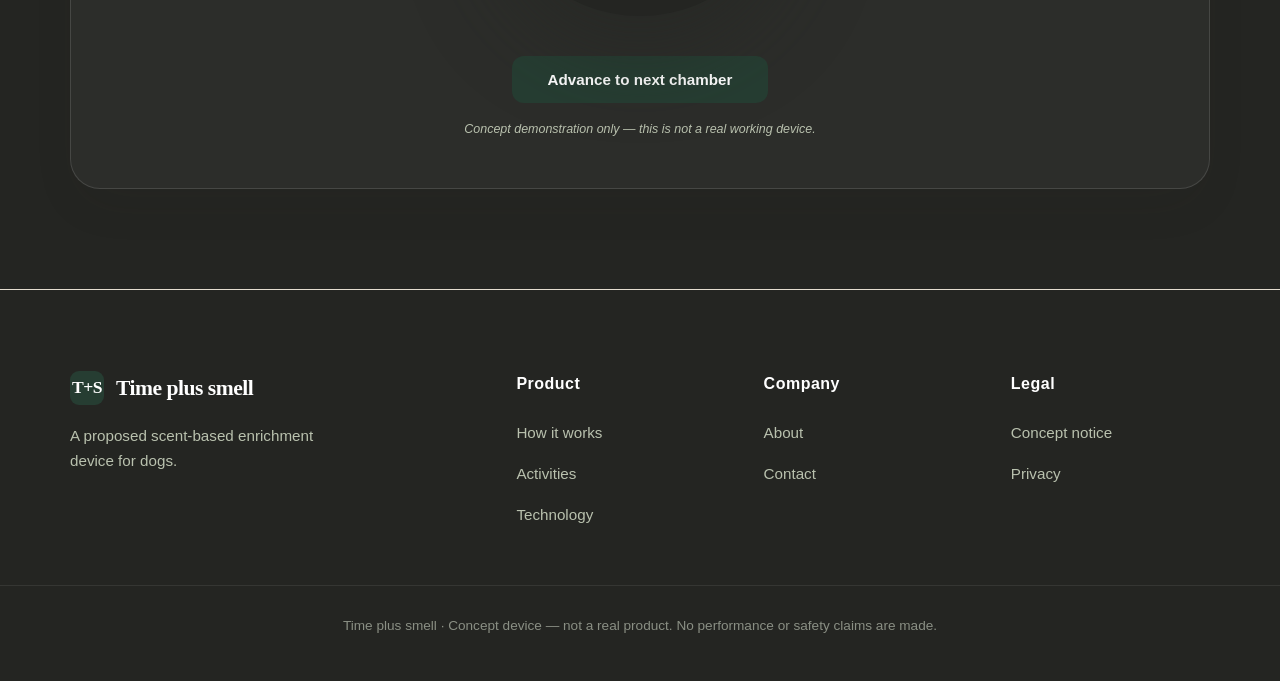
<file: how-it-works.html>
<!DOCTYPE html>
<html lang="en">
<head>
<meta charset="UTF-8">
<meta name="viewport" content="width=device-width, initial-scale=1.0">
<title>How it works — Time plus smell</title>
<meta name="description" content="See how the Time plus smell rotating enrichment device works, step by step.">
<link rel="preconnect" href="https://fonts.googleapis.com">
<link rel="stylesheet" href="css/style.css">
</head>
<body>

<header class="header">
  <div class="container">
    <a href="index.html" class="logo">
      <div class="mark">T+S</div>
      <span>Time plus smell</span>
    </a>
    <button class="mobile-toggle" aria-expanded="false" aria-label="Open menu">&#9776;</button>
    <nav class="nav">
      <a href="index.html">Home</a>
      <a href="how-it-works.html" aria-current="page">How it works</a>
      <a href="technology.html">Our technology</a>
      <a href="activities.html">Activities</a>
      <a href="index.html#about">About</a>
      <a href="contact.html">Contact</a>
      <a href="contact.html" class="nav-cta">Register interest</a>
    </nav>
  </div>
</header>

<section class="section" style="padding-top:10px;">
  <div class="container">
    <div class="section-head" style="max-width:720px;">
      <span class="section-kicker">How it works</span>
      <h2>Four steps. One rhythm.</h2>
      <p>Tap a step below to see what happens — and how the device visual responds.</p>
    </div>

    <div class="steps-grid" role="tablist" aria-label="Process steps">
      <div class="step-card selected" role="tab" aria-selected="true" tabindex="0">
        <div class="step-num">1</div>
        <h3>Prepare</h3>
        <p>Load chambers with scent materials and rewards.</p>
        <div class="step-visual">Loading chambers</div>
      </div>
      <div class="step-card" role="tab" aria-selected="false" tabindex="0">
        <div class="step-num">2</div>
        <h3>Wind</h3>
        <p>Turn the knob to arm the clockwork timing.</p>
        <div class="step-visual">Winding the knob</div>
      </div>
      <div class="step-card" role="tab" aria-selected="false" tabindex="0">
        <div class="step-num">3</div>
        <h3>Explore</h3>
        <p>Dog accesses the current scent activity.</p>
        <div class="step-visual">Dog investigates</div>
      </div>
      <div class="step-card" role="tab" aria-selected="false" tabindex="0">
        <div class="step-num">4</div>
        <h3>Advance</h3>
        <p>Drum rotates to the next chamber.</p>
        <div class="step-visual">Drum rotates</div>
      </div>
    </div>

    <div class="step-detail">
      <h4 id="step-detail-title">Step 1 — Prepare the chambers</h4>
      <p id="step-detail-text">The owner loads each chamber with dog-safe scent materials and an appropriate reward. Every chamber holds a different scent-based puzzle, ready for the day ahead.</p>
      <div class="concept-badge" id="step-detail-visual">Loading chambers</div>
    </div>
  </div>
</section>

<section class="section" style="background:var(--charcoal); color:#fff;">
  <div class="container">
    <div class="sim-wrap" style="background:rgba(255,255,255,0.04); border:1px solid rgba(255,255,255,0.12);">
      <div class="sim-head" style="color:#fff;">
        <h3 style="color:#fff;">Watch the drum advance</h3>
        <p style="color:#b9c1ae;">Press the button to rotate the drum from one chamber to the next.</p>
      </div>
      <div class="drum-sim">
        <div class="sim-drum">
          <div class="sim-chamber sim-pos active">1</div>
          <div class="sim-chamber sim-pos-1">2</div>
          <div class="sim-chamber sim-pos-2">3</div>
          <div class="sim-chamber sim-pos-3">4</div>
        </div>
        <div class="sim-shutter"><div class="sim-shutter-fill"></div></div>
      </div>
      <div class="sim-ctrl">
        <button id="advance-drum" class="btn btn-primary">Advance to next chamber</button>
      </div>
      <p class="sim-hint" style="color:#b9c1ae;">Concept demonstration only — this is not a real working device.</p>
    </div>
  </div>
</section>

<footer class="footer">
  <div class="container">
    <div class="footer-brand">
      <div class="logo" style="color:#fff;">
        <div class="mark" style="background:var(--forest); color:#fff;">T+S</div>
        <span>Time plus smell</span>
      </div>
      <p>A proposed scent-based enrichment device for dogs.</p>
    </div>
    <div class="footer-col">
      <h4>Product</h4>
      <ul>
        <li><a href="how-it-works.html" aria-current="page">How it works</a></li>
        <li><a href="activities.html">Activities</a></li>
        <li><a href="technology.html">Technology</a></li>
      </ul>
    </div>
    <div class="footer-col">
      <h4>Company</h4>
      <ul>
        <li><a href="index.html#about">About</a></li>
        <li><a href="contact.html">Contact</a></li>
      </ul>
    </div>
    <div class="footer-col">
      <h4>Legal</h4>
      <ul>
        <li><a href="#">Concept notice</a></li>
        <li><a href="privacy.html">Privacy</a></li>
      </ul>
    </div>
  </div>
  <div class="footer-bottom">
    Time plus smell &middot; Concept device — not a real product. No performance or safety claims are made.
  </div>
</footer>

<script src="js/main.js"></script>
</body>
</html>
</file>
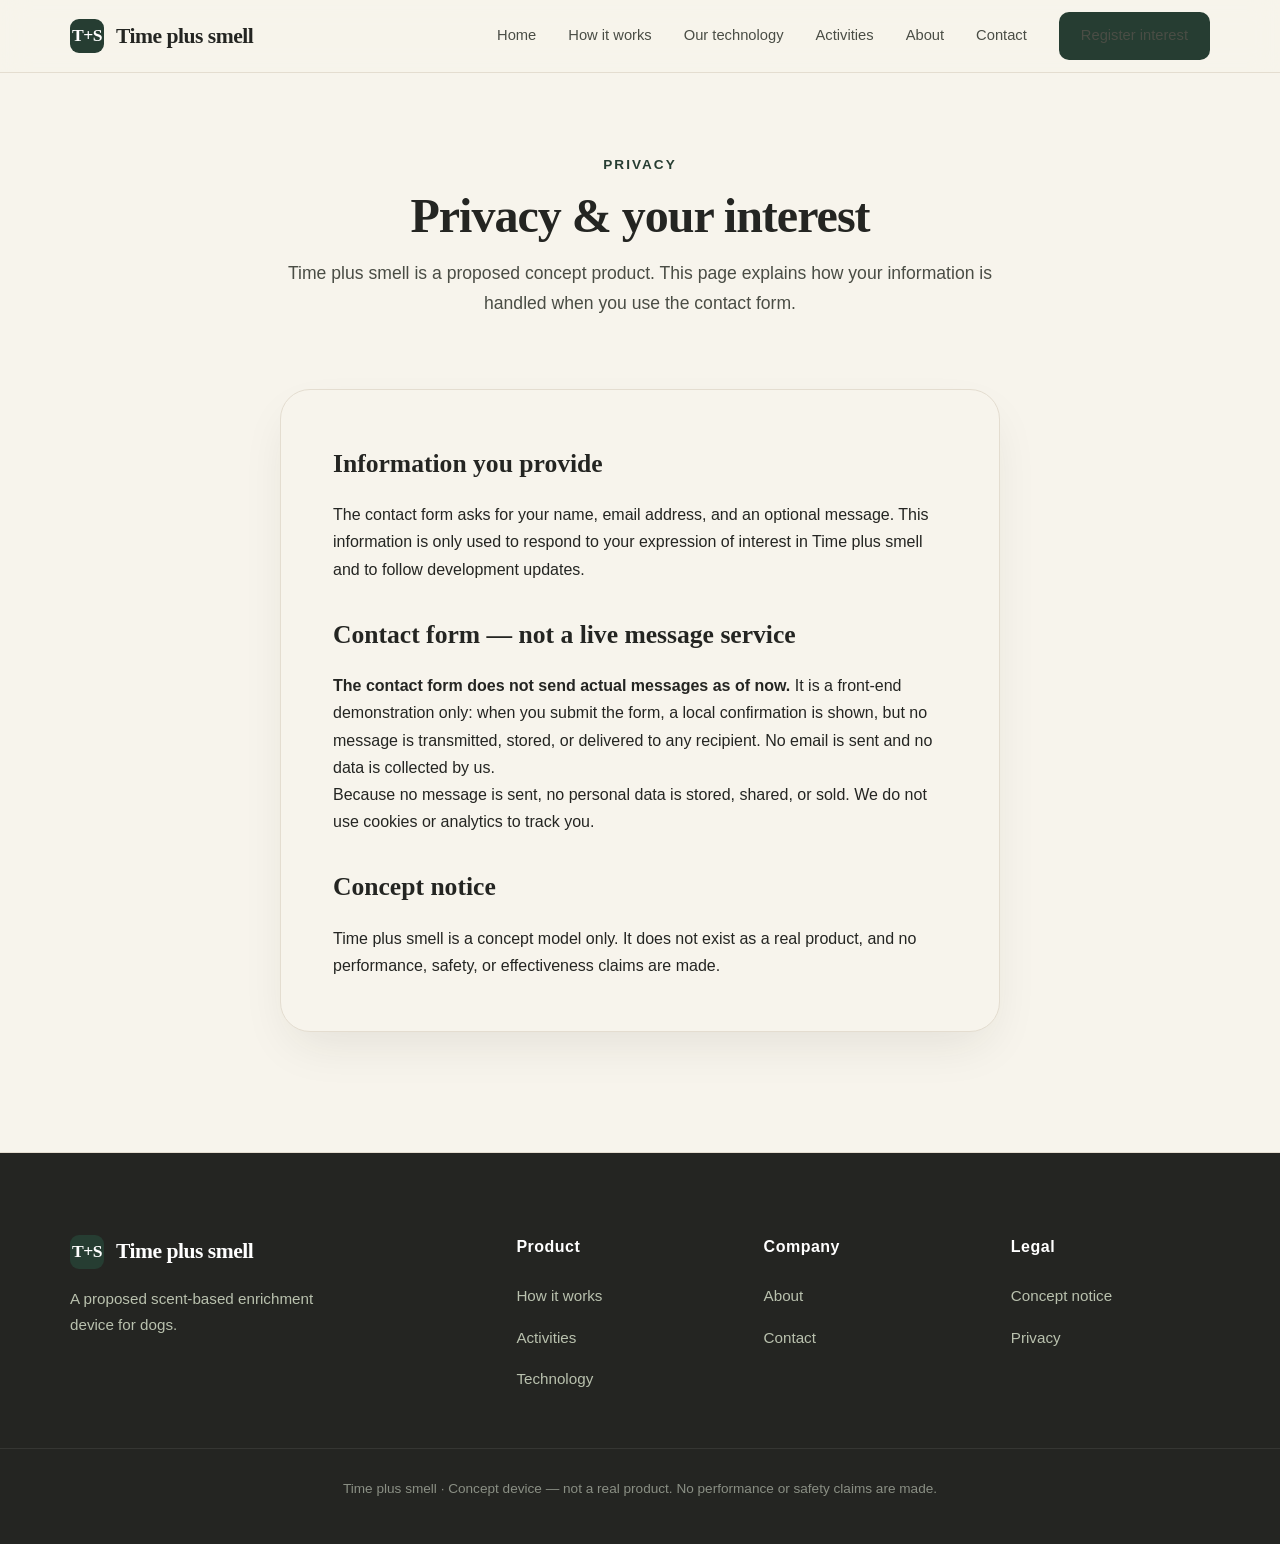
<file: privacy.html>
<!DOCTYPE html>
<html lang="en">
<head>
<meta charset="UTF-8">
<meta name="viewport" content="width=device-width, initial-scale=1.0">
<title>Privacy — Time plus smell</title>
<meta name="description" content="Privacy information for Time plus smell, a proposed scent-based rotating enrichment device for dogs.">
<link rel="preconnect" href="https://fonts.googleapis.com">
<link rel="stylesheet" href="css/style.css">
</head>
<body>

<header class="header">
  <div class="container">
    <a href="index.html" class="logo">
      <div class="mark">T+S</div>
      <span>Time plus smell</span>
    </a>
    <button class="mobile-toggle" aria-expanded="false" aria-label="Open menu">&#9776;</button>
    <nav class="nav">
      <a href="index.html">Home</a>
      <a href="how-it-works.html">How it works</a>
      <a href="technology.html">Our technology</a>
      <a href="activities.html">Activities</a>
      <a href="index.html#about">About</a>
      <a href="contact.html">Contact</a>
      <a href="contact.html" class="nav-cta">Register interest</a>
    </nav>
  </div>
</header>

<section class="section" style="padding:80px 0 120px;">
  <div class="container">
    <div class="section-head" style="max-width:720px;">
      <span class="section-kicker">Privacy</span>
      <h2>Privacy &amp; your interest</h2>
      <p>Time plus smell is a proposed concept product. This page explains how your information is handled when you use the contact form.</p>
    </div>

    <div class="contact-wrap" style="max-width:720px; margin:0 auto;">
      <h3 style="font-family:var(--font-serif); font-size:1.6rem; margin-bottom:16px; color:var(--charcoal);">Information you provide</h3>
      <p>The contact form asks for your name, email address, and an optional message. This information is only used to respond to your expression of interest in Time plus smell and to follow development updates.</p>

      <h3 style="font-family:var(--font-serif); font-size:1.6rem; margin-top:30px; margin-bottom:16px; color:var(--charcoal);">Contact form — not a live message service</h3>
      <p><strong>The contact form does not send actual messages as of now.</strong> It is a front-end demonstration only: when you submit the form, a local confirmation is shown, but no message is transmitted, stored, or delivered to any recipient. No email is sent and no data is collected by us.</p>
      <p>Because no message is sent, no personal data is stored, shared, or sold. We do not use cookies or analytics to track you.</p>

      <h3 style="font-family:var(--font-serif); font-size:1.6rem; margin-top:30px; margin-bottom:16px; color:var(--charcoal);">Concept notice</h3>
      <p>Time plus smell is a concept model only. It does not exist as a real product, and no performance, safety, or effectiveness claims are made.</p>
    </div>
  </div>
</section>

<footer class="footer">
  <div class="container">
    <div class="footer-brand">
      <div class="logo" style="color:#fff;">
        <div class="mark" style="background:var(--forest); color:#fff;">T+S</div>
        <span>Time plus smell</span>
      </div>
      <p>A proposed scent-based enrichment device for dogs.</p>
    </div>
    <div class="footer-col">
      <h4>Product</h4>
      <ul>
        <li><a href="how-it-works.html">How it works</a></li>
        <li><a href="activities.html">Activities</a></li>
        <li><a href="technology.html">Technology</a></li>
      </ul>
    </div>
    <div class="footer-col">
      <h4>Company</h4>
      <ul>
        <li><a href="index.html#about">About</a></li>
        <li><a href="contact.html">Contact</a></li>
      </ul>
    </div>
    <div class="footer-col">
      <h4>Legal</h4>
      <ul>
        <li><a href="#">Concept notice</a></li>
        <li><a href="privacy.html" aria-current="page">Privacy</a></li>
      </ul>
    </div>
  </div>
  <div class="footer-bottom">
    Time plus smell &middot; Concept device — not a real product. No performance or safety claims are made.
  </div>
</footer>

<script src="js/main.js"></script>
</body>
</html>
</file>
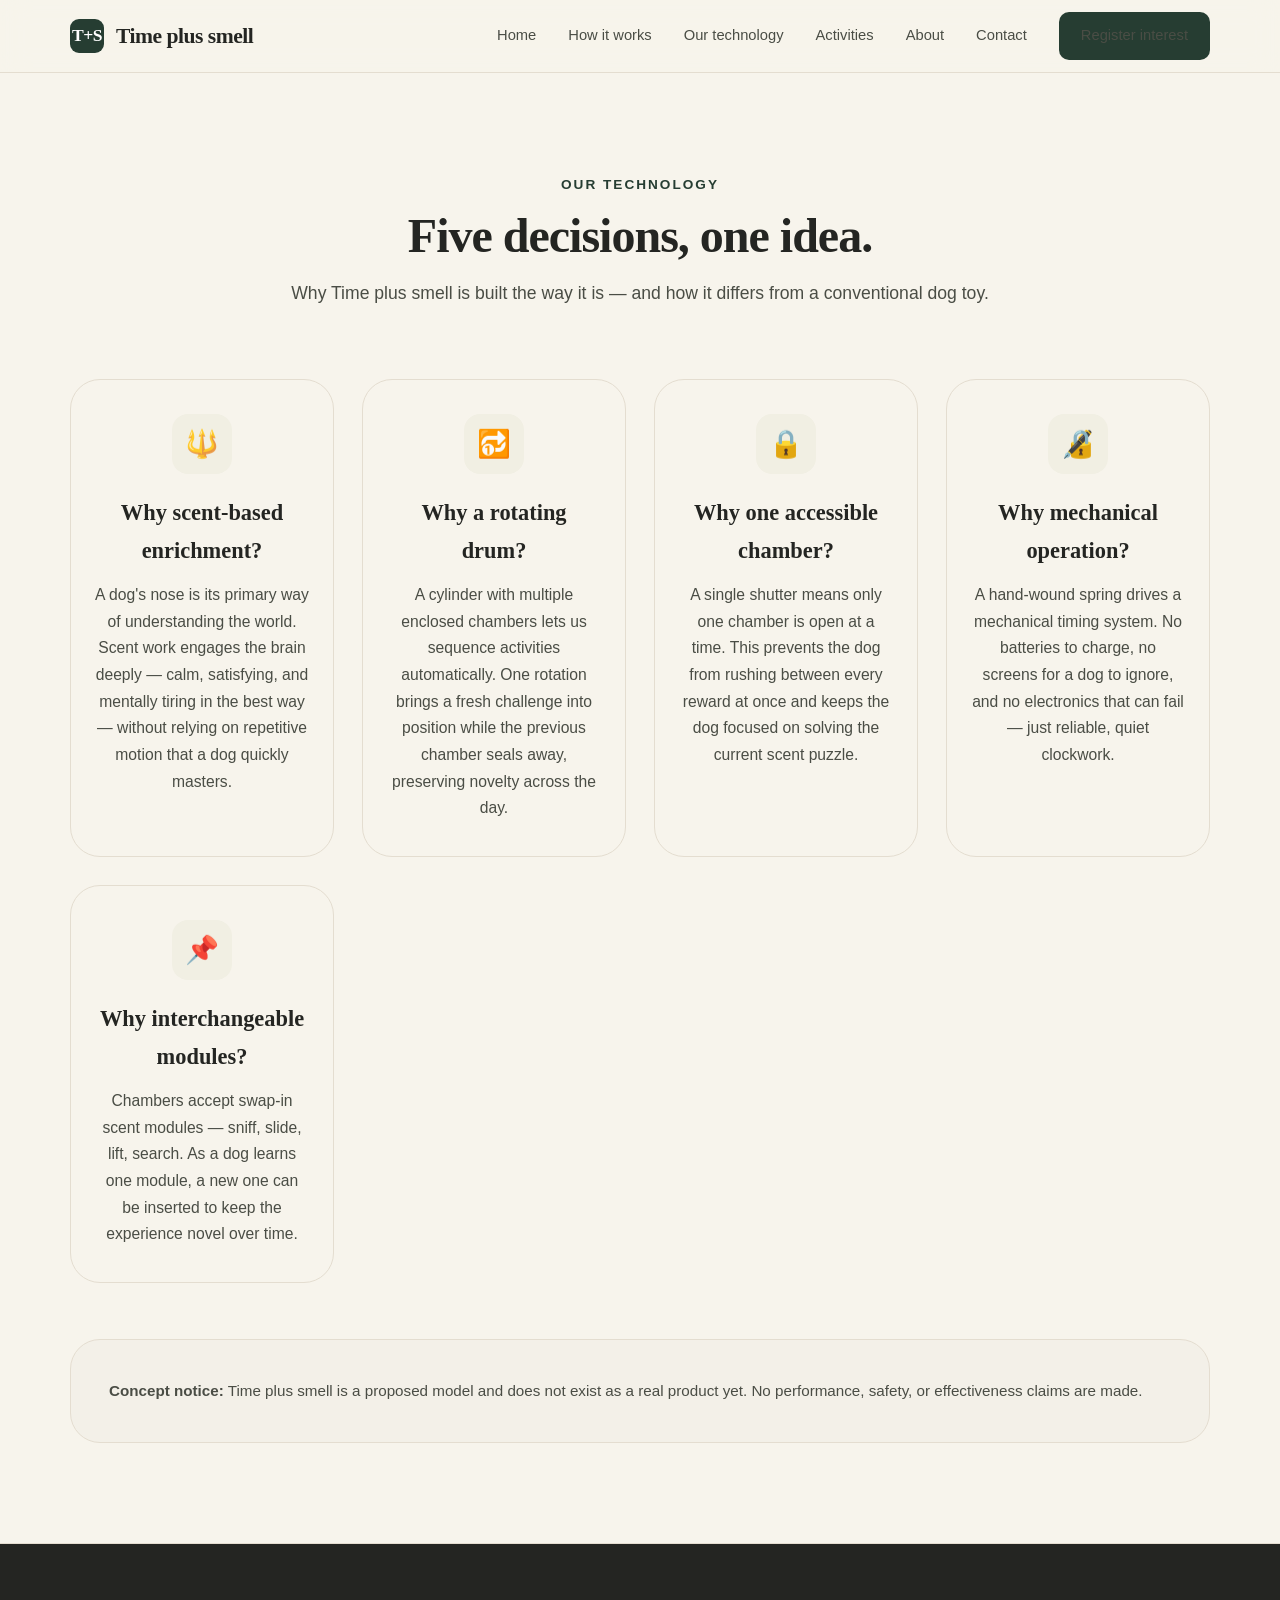
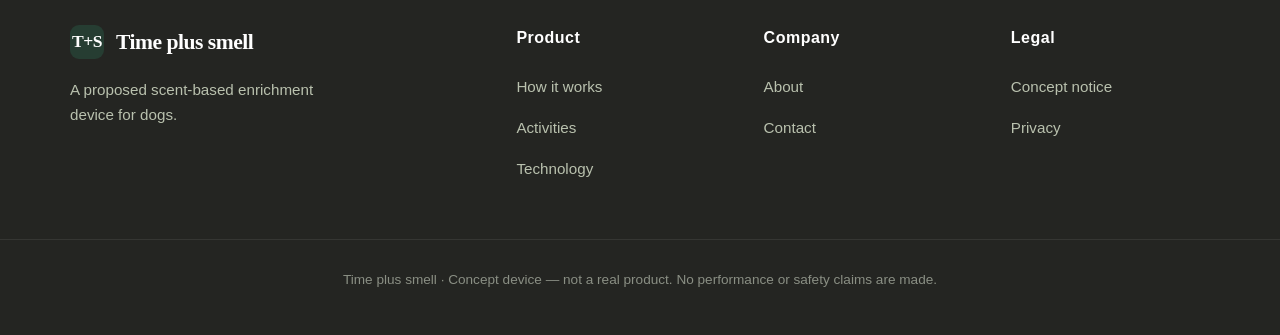
<file: technology.html>
<!DOCTYPE html>
<html lang="en">
<head>
<meta charset="UTF-8">
<meta name="viewport" content="width=device-width, initial-scale=1.0">
<title>Our technology — Time plus smell</title>
<meta name="description" content="Why scent-based enrichment, rotating drum, one accessible chamber, mechanical operation, and interchangeable modules.">
<link rel="preconnect" href="https://fonts.googleapis.com">
<link rel="stylesheet" href="css/style.css">
</head>
<body>

<header class="header">
  <div class="container">
    <a href="index.html" class="logo">
      <div class="mark">T+S</div>
      <span>Time plus smell</span>
    </a>
    <button class="mobile-toggle" aria-expanded="false" aria-label="Open menu">&#9776;</button>
    <nav class="nav">
      <a href="index.html">Home</a>
      <a href="how-it-works.html">How it works</a>
      <a href="technology.html" aria-current="page">Our technology</a>
      <a href="activities.html">Activities</a>
      <a href="index.html#about">About</a>
      <a href="contact.html">Contact</a>
      <a href="contact.html" class="nav-cta">Register interest</a>
    </nav>
  </div>
</header>

<section class="section">
  <div class="container">
    <div class="section-head" style="max-width:720px;">
      <span class="section-kicker">Our technology</span>
      <h2>Five decisions, one idea.</h2>
      <p>Why Time plus smell is built the way it is — and how it differs from a conventional dog toy.</p>
    </div>

    <div class="tech-grid">
      <div class="tech-card">
        <div class="tech-icon">&#128305;</div>
        <h3>Why scent-based enrichment?</h3>
        <p>A dog's nose is its primary way of understanding the world. Scent work engages the brain deeply — calm, satisfying, and mentally tiring in the best way — without relying on repetitive motion that a dog quickly masters.</p>
      </div>
      <div class="tech-card">
        <div class="tech-icon">&#x1F502;</div>
        <h3>Why a rotating drum?</h3>
        <p>A cylinder with multiple enclosed chambers lets us sequence activities automatically. One rotation brings a fresh challenge into position while the previous chamber seals away, preserving novelty across the day.</p>
      </div>
      <div class="tech-card">
        <div class="tech-icon">&#128274;</div>
        <h3>Why one accessible chamber?</h3>
        <p>A single shutter means only one chamber is open at a time. This prevents the dog from rushing between every reward at once and keeps the dog focused on solving the current scent puzzle.</p>
      </div>
      <div class="tech-card">
        <div class="tech-icon">&#128271;</div>
        <h3>Why mechanical operation?</h3>
        <p>A hand-wound spring drives a mechanical timing system. No batteries to charge, no screens for a dog to ignore, and no electronics that can fail — just reliable, quiet clockwork.</p>
      </div>
      <div class="tech-card">
        <div class="tech-icon">&#128204;</div>
        <h3>Why interchangeable modules?</h3>
        <p>Chambers accept swap-in scent modules — sniff, slide, lift, search. As a dog learns one module, a new one can be inserted to keep the experience novel over time.</p>
      </div>
    </div>

    <div style="margin-top:56px; background:var(--shell); border:1px solid var(--border); border-radius:var(--radius-lg); padding:38px;">
      <p style="font-size:0.95rem; color:var(--ink-soft);"><strong>Concept notice:</strong> Time plus smell is a proposed model and does not exist as a real product yet. No performance, safety, or effectiveness claims are made.</p>
    </div>
  </div>
</section>

<footer class="footer">
  <div class="container">
    <div class="footer-brand">
      <div class="logo" style="color:#fff;">
        <div class="mark" style="background:var(--forest); color:#fff;">T+S</div>
        <span>Time plus smell</span>
      </div>
      <p>A proposed scent-based enrichment device for dogs.</p>
    </div>
    <div class="footer-col">
      <h4>Product</h4>
      <ul>
        <li><a href="how-it-works.html">How it works</a></li>
        <li><a href="activities.html">Activities</a></li>
        <li><a href="technology.html" aria-current="page">Technology</a></li>
      </ul>
    </div>
    <div class="footer-col">
      <h4>Company</h4>
      <ul>
        <li><a href="index.html#about">About</a></li>
        <li><a href="contact.html">Contact</a></li>
      </ul>
    </div>
    <div class="footer-col">
      <h4>Legal</h4>
      <ul>
        <li><a href="#">Concept notice</a></li>
        <li><a href="privacy.html">Privacy</a></li>
      </ul>
    </div>
  </div>
  <div class="footer-bottom">
    Time plus smell &middot; Concept device — not a real product. No performance or safety claims are made.
  </div>
</footer>

<script src="js/main.js"></script>
</body>
</html>
</file>
<file: css/style.css>
/* Time plus smell - Premium Design System */
:root {
  --ivory: #F7F4EC;
  --forest: #263D32;
  --olive: #849274;
  --beige: #DCCCCB;
  --charcoal: #242522;
  --white: #FFFFFF;

  --ink: var(--charcoal);
  --ink-soft: #4a4d45;
  --muted: var(--olive);
  --paper: var(--ivory);
  --shell: #f3f0e8;
  --border: #e4ddd0;
  --radius: 20px;
  --radius-lg: 30px;
  --shadow: 0 20px 50px -12px rgba(36, 37, 34, 0.10);
  --shadow-lg: 0 30px 70px -18px rgba(36, 37, 34, 0.16);
  --transition: 500ms cubic-bezier(0.23, 1, 0.32, 1);
  --font-serif: "Georgia", "Times New Roman", serif;
  --font-sans: -apple-system, BlinkMacSystemFont, "Segoe UI", Roboto, "Helvetica Neue", sans-serif;
}

*, *::before, *::after { box-sizing: border-box; margin: 0; padding: 0; }

html { scroll-behavior: smooth; scroll-padding-top: 80px; }

body {
  font-family: var(--font-sans);
  color: var(--ink);
  background: var(--ivory);
  line-height: 1.7;
  -webkit-font-smoothing: antialiased;
}

a { text-decoration: none; color: inherit; }
ul { list-style: none; }
img { max-width: 100%; display: block; }

.container {
  width: 100%;
  max-width: 1200px;
  margin: 0 auto;
  padding: 0 30px;
}

.visually-hidden { position: absolute; width: 1px; height: 1px; padding: 0; margin: -1px; overflow: hidden; clip: rect(0 0 0 0); white-space: nowrap; border: 0; }

/* Header */
.header {
  position: sticky;
  top: 0;
  z-index: 100;
  background: rgba(247, 244, 236, 0.9);
  backdrop-filter: blur(14px);
  border-bottom: 1px solid var(--border);
}

.header .container { display: flex; align-items: center; justify-content: space-between; height: 72px; }

.logo { display: flex; align-items: center; gap: 12px; font-family: var(--font-serif); font-weight: 700; font-size: 1.35rem; letter-spacing: -0.5px; color: var(--charcoal); }
.logo .mark {
  width: 34px; height: 34px; border-radius: 9px; background: var(--forest);
  display: grid; place-items: center; color: #fff; font-size: 1.1rem;
}

.nav { display: flex; gap: 32px; align-items: center; }
.nav a { font-size: 0.92rem; font-weight: 500; color: var(--ink-soft); transition: color 250ms; }
.nav a:hover { color: var(--forest); }

.nav-cta {
  background: var(--forest); color: #fff; padding: 11px 22px; border-radius: 10px;
  font-size: 0.88rem; font-weight: 600; transition: transform 200ms, box-shadow 200ms, background 200ms;
}
.nav-cta:hover { background: var(--olive); transform: translateY(-1px); box-shadow: 0 10px 24px -8px rgba(38, 61, 50, 0.35); }

.mobile-toggle { display: none; background: none; border: none; cursor: pointer; font-size: 1.5rem; color: var(--charcoal); }

/* Hero */
.hero { position: relative; padding: 120px 0 110px; overflow: hidden; }
.hero .container { display: grid; grid-template-columns: 1fr 1fr; gap: 56px; align-items: center; }

.hero-badge {
  display: inline-flex; align-items: center; gap: 8px; padding: 7px 16px; border-radius: 24px;
  background: rgba(38, 61, 50, 0.06); color: var(--forest); font-size: 0.78rem; font-weight: 700;
  letter-spacing: 0.8px; text-transform: uppercase; margin-bottom: 24px; border: 1px solid rgba(38, 61, 50, 0.12);
}

.hero h1 {
  font-family: var(--font-serif); font-size: 4rem; line-height: 1.02; letter-spacing: -1.5px;
  color: var(--charcoal); margin-bottom: 22px;
}
.hero h1 .emph { color: var(--forest); }

.hero p { color: var(--ink-soft); font-size: 1.2rem; max-width: 500px; margin-bottom: 34px; line-height: 1.6; }

.hero-actions { display: flex; gap: 14px; flex-wrap: wrap; }
.btn {
  display: inline-flex; align-items: center; gap: 8px; padding: 15px 28px; border-radius: 12px;
  font-weight: 600; font-size: 0.95rem; cursor: pointer; transition: all 250ms; border: none;
}
.btn-primary { background: var(--forest); color: #fff; }
.btn-primary:hover { background: var(--olive); color: #fff; transform: translateY(-2px); }
.btn-outline { background: transparent; color: var(--charcoal); border: 1px solid var(--border); }
.btn-outline:hover { border-color: var(--charcoal); background: var(--shell); }

.product-visual { position: relative; height: 600px; display: flex; align-items: center; justify-content: center; }

/* Drum illustration */
.drum-stage { width: 380px; height: 380px; position: relative; }
.drum-body {
  width: 290px; height: 290px; border-radius: 50%; background: var(--forest);
  position: relative; border: 16px solid var(--charcoal); box-shadow: 0 30px 70px rgba(36,37,34,0.45);
  display: grid; place-items: center;
  animation: drum-spin 14s linear infinite;
}
@keyframes drum-spin { to { transform: rotate(360deg); } }
.drum-core {
  width: 90px; height: 90px; border-radius: 50%; background: var(--charcoal);
  position: relative; z-index: 2;
  box-shadow: inset 0 0 20px rgba(0,0,0,0.4);
}
.drive-shaft {
  width: 14px; height: 14px; border-radius: 50%; background: var(--beige);
  position: absolute; top: 50%; left: 50%; transform: translate(-50%, -50%);
  z-index: 3; box-shadow: 0 0 8px rgba(220,204,203,0.6);
  animation: shaft-turn 3s linear infinite;
}
@keyframes shaft-turn { to { transform: translate(-50%, -50%) rotate(360deg); } }
.drum-label { position: absolute; top: -16px; left: 50%; transform: translateX(-50%); font-family: var(--font-serif); font-size: 0.85rem; color: var(--muted); letter-spacing: 1.5px; text-transform: uppercase; }

.chamber {
  position: absolute; width: 100px; height: 100px; border-radius: 50%; border: 3px solid var(--beige);
  background: var(--paper); display: grid; place-items: center; font-size: 0.85rem; font-weight: 700;
  color: var(--ink-soft); transition: transform var(--transition), box-shadow 250ms, border-color 250ms;
  box-shadow: 0 6px 16px rgba(0,0,0,0.1);
}
.chamber.active { border-color: var(--forest); background: var(--shell); color: var(--forest); box-shadow: 0 0 0 10px rgba(38,61,50,0.1); transform: scale(1.15); }

.c1 { top: 32px; left: 50%; transform: translateX(-50%); }
.c2 { right: 20px; top: 50%; transform: translateY(-50%); }
.c3 { bottom: 32px; left: 50%; transform: translateX(-50%); }
.c4 { left: 20px; top: 50%; transform: translateY(-50%); }

/* Step-sync drum states */
.drum-stage[data-state="1"] .drum-body { transform: rotate(0deg); }
.drum-stage[data-state="1"] .chamber { opacity: 0.6; filter: grayscale(0.4); }
.drum-stage[data-state="1"] .chamber::after { content: ""; position: absolute; inset: 4px; border-radius: 50%; border: 2px dashed var(--beige); opacity: 0.5; }

.drum-stage[data-state="2"] .drum-body { transform: rotate(0deg); }
.drum-stage[data-state="2"] .drive-shaft { animation: shaft-turn 0.6s linear infinite; box-shadow: 0 0 14px rgba(220,204,203,0.9); }

.drum-stage[data-state="3"] .drum-body { transform: rotate(0deg); }
.drum-stage[data-state="3"] .shutter { box-shadow: 0 0 20px rgba(132,146,116,0.4); border-color: var(--forest); }

.drum-stage[data-state="4"] .drum-body { transform: rotate(90deg); }

.shutter {
  position: absolute; left: 50%; top: 50%; transform: translate(-50%, -50%);
  width: 130px; height: 36px; background: var(--charcoal); border-radius: 8px; z-index: 5;
  border: 3px solid var(--paper); box-shadow: 0 8px 18px rgba(0,0,0,0.3);
}
.shutter-slot { width: 100%; height: 100%; border-radius: 6px; background: var(--olive); opacity: 0.9; }

/* Section base */
.section { padding: 100px 0; }
.section-head { text-align: center; max-width: 720px; margin: 0 auto 70px; }
.section-kicker { color: var(--forest); font-weight: 800; font-size: 0.85rem; text-transform: uppercase; letter-spacing: 2px; margin-bottom: 14px; display: block; }
.section-head h2 { font-family: var(--font-serif); font-size: 3rem; line-height: 1.1; letter-spacing: -1px; margin-bottom: 16px; color: var(--charcoal); }
.section-head p { color: var(--ink-soft); font-size: 1.1rem; }

/* Steps */
.steps-grid { display: grid; grid-template-columns: repeat(auto-fit, minmax(250px, 1fr)); gap: 28px; }
.step-card {
  background: var(--paper); border: 1px solid var(--border); border-radius: var(--radius-lg);
  padding: 36px 26px; position: relative; transition: transform 250ms, border-color 250ms, box-shadow 250ms;
  overflow: hidden;
}
.step-card:hover { transform: translateY(-5px); border-color: var(--forest); box-shadow: var(--shadow); }
.step-card.selected { border-color: var(--forest); background: #faf8f2; box-shadow: 0 0 0 5px rgba(38,61,50,0.06); }

.step-card::before {
  content: ""; position: absolute; top: 0; left: 0; width: 4px; height: 100%; background: var(--forest);
  transform: scaleY(0); transition: transform 300ms ease; transform-origin: bottom;
}
.step-card.selected::before { transform: scaleY(1); transform-origin: top; }

.step-num {
  width: 44px; height: 44px; border-radius: 50%; background: var(--charcoal); color: #fff;
  display: grid; place-items: center; font-weight: 800; font-size: 1.25rem; margin-bottom: 20px;
}
.step-card.selected .step-num { background: var(--forest); color: #fff; }

.step-card h3 { font-family: var(--font-serif); font-size: 1.5rem; margin-bottom: 10px; color: var(--charcoal); }
.step-card p { color: var(--ink-soft); font-size: 0.95rem; }

.step-visual { margin-top: 26px; height: 120px; border-radius: 12px; border: 1px dashed var(--border); display: grid; place-items: center; color: var(--muted); font-size: 0.85rem; font-weight: 600; text-transform: uppercase; letter-spacing: 0.5px; background: #fbfaf3; }

/* Step detail */
.step-detail { background: var(--shell); border-radius: var(--radius-lg); padding: 40px; border: 1px solid var(--border); }
.step-detail h4 { font-family: var(--font-serif); font-size: 1.8rem; margin-bottom: 12px; color: var(--charcoal); }
.step-detail p { color: var(--ink-soft); font-size: 1.05rem; line-height: 1.8; }
.concept-badge { display: inline-block; margin-top: 20px; font-size: 0.75rem; color: var(--muted); padding: 7px 16px; border: 1px solid var(--border); border-radius: 24px; font-style: italic; letter-spacing: 0.5px; }

/* Sim */
.sim-wrap { background: var(--paper); border: 1px solid var(--border); border-radius: var(--radius-lg); padding: 48px; box-shadow: var(--shadow); }
.sim-head { text-align: center; margin-bottom: 40px; }
.sim-head h3 { font-family: var(--font-serif); font-size: 2rem; margin-bottom: 10px; color: var(--charcoal); }
.sim-head p { color: var(--ink-soft); font-size: 1rem; }

.drum-sim { width: 100%; max-width: 460px; margin: 0 auto 40px; position: relative; }
.sim-drum {
  width: 300px; height: 300px; border-radius: 50%; background: var(--forest); border: 18px solid var(--charcoal);
  position: relative; margin: 0 auto 24px; display: grid; place-items: center;
  box-shadow: 0 35px 80px rgba(36,37,34,0.5); transition: transform 0.7s cubic-bezier(0.34, 1.56, 0.64, 1);
}
.sim-chamber {
  position: absolute; width: 108px; height: 108px; border-radius: 50%; border: 3px solid var(--beige);
  background: var(--paper); display: grid; place-items: center; font-size: 0.85rem; font-weight: 800;
  color: var(--ink-soft); transition: all 0.6s cubic-bezier(0.34, 1.56, 0.64, 1);
  box-shadow: 0 8px 20px rgba(0,0,0,0.12);
}
.sim-chamber.active { border-color: var(--forest); background: var(--shell); color: var(--forest); transform: scale(1.2); box-shadow: 0 0 0 12px rgba(38,61,50,0.12); }

.sim-shutter { position: absolute; left: 50%; top: 50%; transform: translate(-50%, -50%); width: 120px; height: 32px; background: var(--charcoal); border-radius: 6px; z-index: 5; border: 3px solid var(--paper); }
.sim-shutter-fill { width: 100%; height: 100%; border-radius: 4px; background: var(--olive); }

.sim-pos { top: 34px; left: 50%; transform: translateX(-50%); }
.sim-pos-1 { right: 26px; top: 50%; transform: translateY(-50%); }
.sim-pos-2 { bottom: 34px; left: 50%; transform: translateX(-50%); }
.sim-pos-3 { left: 26px; top: 50%; transform: translateY(-50%); }

.sim-ctrl { text-align: center; }
.sim-ctrl .btn { padding: 15px 36px; font-size: 0.95rem; }
.sim-hint { margin-top: 16px; font-size: 0.78rem; color: var(--muted); font-style: italic; text-align: center; max-width: 420px; margin-left: auto; margin-right: auto; }

/* Tech grid */
.tech-grid { display: grid; grid-template-columns: repeat(auto-fit, minmax(240px, 1fr)); gap: 28px; }
.tech-card {
  background: var(--paper); border: 1px solid var(--border); border-radius: var(--radius-lg);
  padding: 34px 24px; text-align: center; transition: transform 250ms, box-shadow 250ms, border-color 250ms;
}
.tech-card:hover { transform: translateY(-10px) scale(1.04); border-color: var(--forest); box-shadow: var(--shadow-lg); z-index: 2; }
.tech-icon { width: 60px; height: 60px; border-radius: 16px; background: #f1efe3; color: var(--forest);
  display: grid; place-items: center; font-size: 1.7rem; margin: 0 auto 20px; }
.tech-card h3 { font-family: var(--font-serif); font-size: 1.4rem; margin-bottom: 12px; color: var(--charcoal); }
.tech-card p { color: var(--ink-soft); font-size: 0.98rem; line-height: 1.7; }

/* Activities */
.activities-grid { display: grid; grid-template-columns: repeat(4, 1fr); gap: 26px; }
.activity-card {
  background: var(--paper); border: 1px solid var(--border); border-radius: var(--radius-lg);
  padding: 36px 26px; position: relative; overflow: hidden; transition: transform 250ms, border-color 250ms, box-shadow 250ms;
  display: flex; flex-direction: column; height: 100%;
}
.activity-card:hover { transform: translateY(-8px) scale(1.02); border-color: var(--forest); box-shadow: var(--shadow-lg); }

.act-badge {
  position: absolute; top: 22px; right: 26px; width: 38px; height: 38px; border-radius: 50%;
  background: var(--forest); color: #fff; display: grid; place-items: center; font-weight: 800; font-size: 0.95rem;
}
.activity-card h3 { font-family: var(--font-serif); font-size: 1.7rem; margin: 26px 0 10px; color: var(--charcoal); }
.activity-card p { color: var(--ink-soft); font-size: 1rem; line-height: 1.75; margin-bottom: 20px; }
.act-module {
  display: inline-flex; align-items: center; gap: 8px; font-size: 0.85rem; font-weight: 700;
  color: var(--forest); background: #f1efe3; padding: 7px 16px; border-radius: 11px;
}

/* About */
.about { background: var(--charcoal); color: #fff; }
.about .container { display: grid; grid-template-columns: 1fr 1fr; gap: 60px; align-items: center; }
.about h2 { font-family: var(--font-serif); font-size: 3rem; line-height: 1.1; margin-bottom: 20px; letter-spacing: -0.5px; color: #fff; }
.about p { color: #dcd7c9; font-size: 1.1rem; margin-bottom: 20px; line-height: 1.8; }
.about-img { height: 520px; border-radius: var(--radius-lg); background: var(--forest);
  position: relative; overflow: hidden; box-shadow: var(--shadow-lg); }
.about-img img { width: 100%; height: 100%; object-fit: cover; display: block; }
.about-img::after { content: ""; position: absolute; inset: 0; background: radial-gradient(circle at 30% 40%, rgba(132,146,116,0.15), transparent 60%); }
.about-stats { margin-top: 34px; display: flex; gap: 34px; flex-wrap: wrap; }
.stat { display: flex; flex-direction: column; gap: 6px; }
.stat b { font-family: var(--font-serif); font-size: 2.4rem; color: var(--beige); }
.stat span { font-size: 0.85rem; color: #b9c1ae; text-transform: uppercase; letter-spacing: 1px; }

/* Contact */
.contact-wrap { background: var(--paper); border: 1px solid var(--border); border-radius: var(--radius-lg); padding: 52px; box-shadow: var(--shadow); }
.contact-head { text-align: center; margin-bottom: 42px; }
.contact-head h2 { font-family: var(--font-serif); font-size: 2.8rem; margin-bottom: 12px; letter-spacing: -0.5px; color: var(--charcoal); }
.contact-head p { color: var(--ink-soft); }

.contact-form { max-width: 600px; margin: 0 auto; }
.form-group { margin-bottom: 24px; }
.form-group label { display: block; font-size: 0.9rem; font-weight: 600; color: var(--charcoal); margin-bottom: 9px; letter-spacing: 0.3px; }
.form-group input, .form-group textarea {
  width: 100%; padding: 15px 17px; border: 1px solid var(--border); border-radius: 11px;
  font-size: 1rem; font-family: inherit; background: var(--shell); transition: border 250ms, box-shadow 250ms;
}
.form-group input:focus, .form-group textarea:focus { outline: none; border-color: var(--forest); box-shadow: 0 0 0 4px rgba(38,61,50,0.08); }
.form-group textarea { resize: vertical; min-height: 140px; }
.form-note { font-size: 0.8rem; color: var(--muted); margin-top: 7px; }

.form-msg { margin-top: 20px; padding: 16px; border-radius: 11px; font-size: 0.95rem; display: none; }
.form-msg.ok { background: #f1efe3; color: var(--forest); border: 1px solid rgba(132,146,116,0.2); }
.form-msg.err { background: #fbf4f0; color: #7a3e35; border: 1px solid rgba(122,62,53,0.2); }

/* CTA strip */
.cta-strip { background: var(--forest); color: #fff; text-align: center; padding: 80px 0; }
.cta-strip h2 { font-family: var(--font-serif); font-size: 2.8rem; margin-bottom: 14px; letter-spacing: -0.5px; }
.cta-strip p { color: #dcd7c9; max-width: 600px; margin: 0 auto 28px; font-size: 1.1rem; }

/* Footer */
.footer { border-top: 1px solid var(--border); background: var(--charcoal); color: #fff; padding: 80px 0 44px; }
.footer .container { display: grid; grid-template-columns: 2fr 1fr 1fr 1fr; gap: 48px; }
.footer-brand .logo { color: #fff; }
.footer-brand .logo .mark { background: var(--forest); color: #fff; }
.footer-brand p { color: #b9c1ae; font-size: 0.95rem; margin-top: 16px; max-width: 280px; line-height: 1.7; }
.footer-col h4 { color: #fff; font-size: 1rem; margin-bottom: 22px; letter-spacing: 0.5px; font-weight: 700; }
.footer-col ul { display: flex; flex-direction: column; gap: 14px; }
.footer-col a { color: #b9c1ae; font-size: 0.95rem; transition: color 200ms; }
.footer-col a:hover { color: var(--beige); }
.footer-bottom { border-top: 1px solid rgba(255,255,255,0.08); margin-top: 56px; padding-top: 28px; color: #8a8f84; font-size: 0.85rem; text-align: center; }

/* Reveal */
.revealed { opacity: 1 !important; transform: none !important; }

/* Responsive */
@media (max-width: 900px) {
  .hero .container, .about .container, .footer .container { grid-template-columns: 1fr; }
  .hero { padding: 100px 0 80px; }
  .hero h1 { font-size: 3rem; }
  .product-visual { order: -1; height: 460px; }
  .mobile-toggle { display: block; }
  .nav { position: absolute; left: 0; right: 0; top: 72px; background: var(--paper); flex-direction: column;
    padding: 26px; gap: 20px; border-bottom: 1px solid var(--border); display: none; box-shadow: var(--shadow); }
  .nav.open { display: flex; }
  .nav-cta { width: 100%; justify-content: center; }
  .activities-grid { grid-template-columns: repeat(2, 1fr); }
}
@media (max-width: 600px) {
  .hero h1 { font-size: 2.3rem; }
  .section-head h2 { font-size: 2.2rem; }
  .drum-stage { width: 280px; height: 280px; }
  .drum-body { width: 210px; height: 210px; border-width: 12px; }
  .about .container { gap: 40px; }
  .activities-grid { grid-template-columns: 1fr; }
}
</file>
